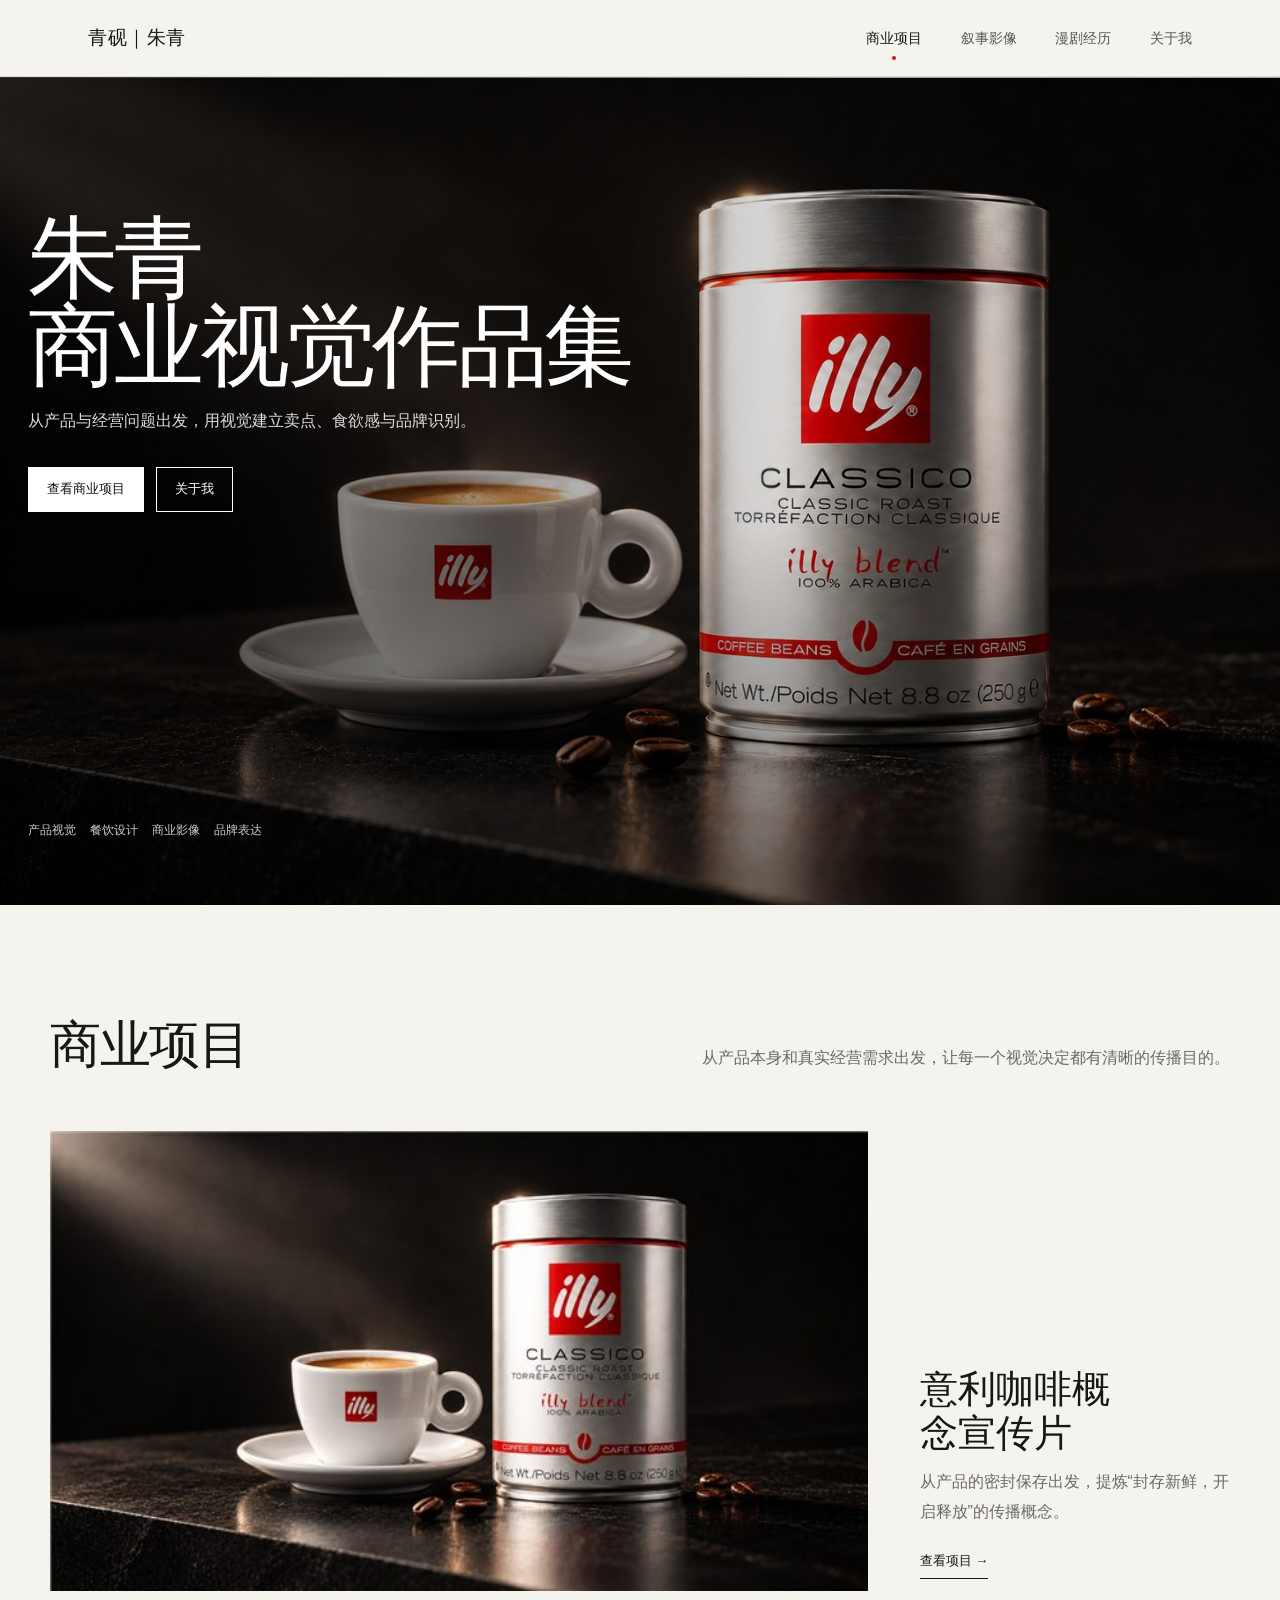
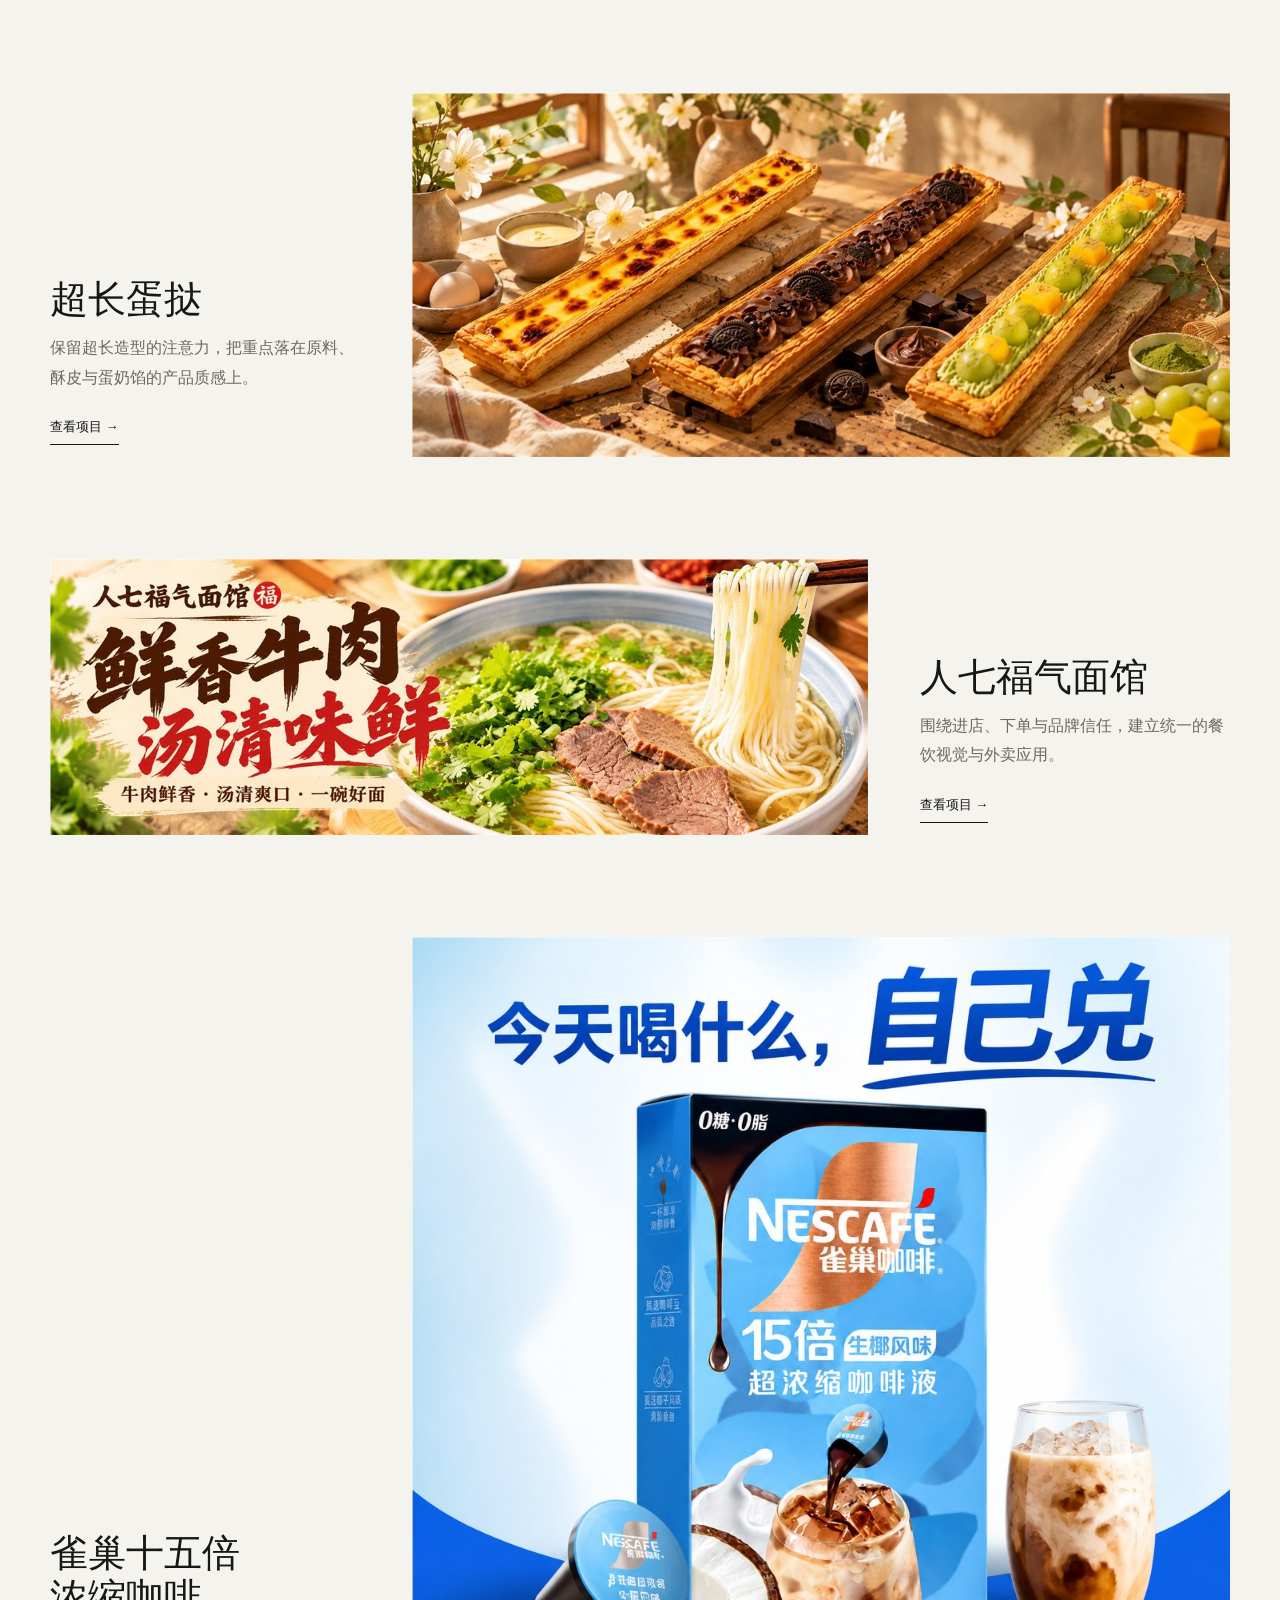
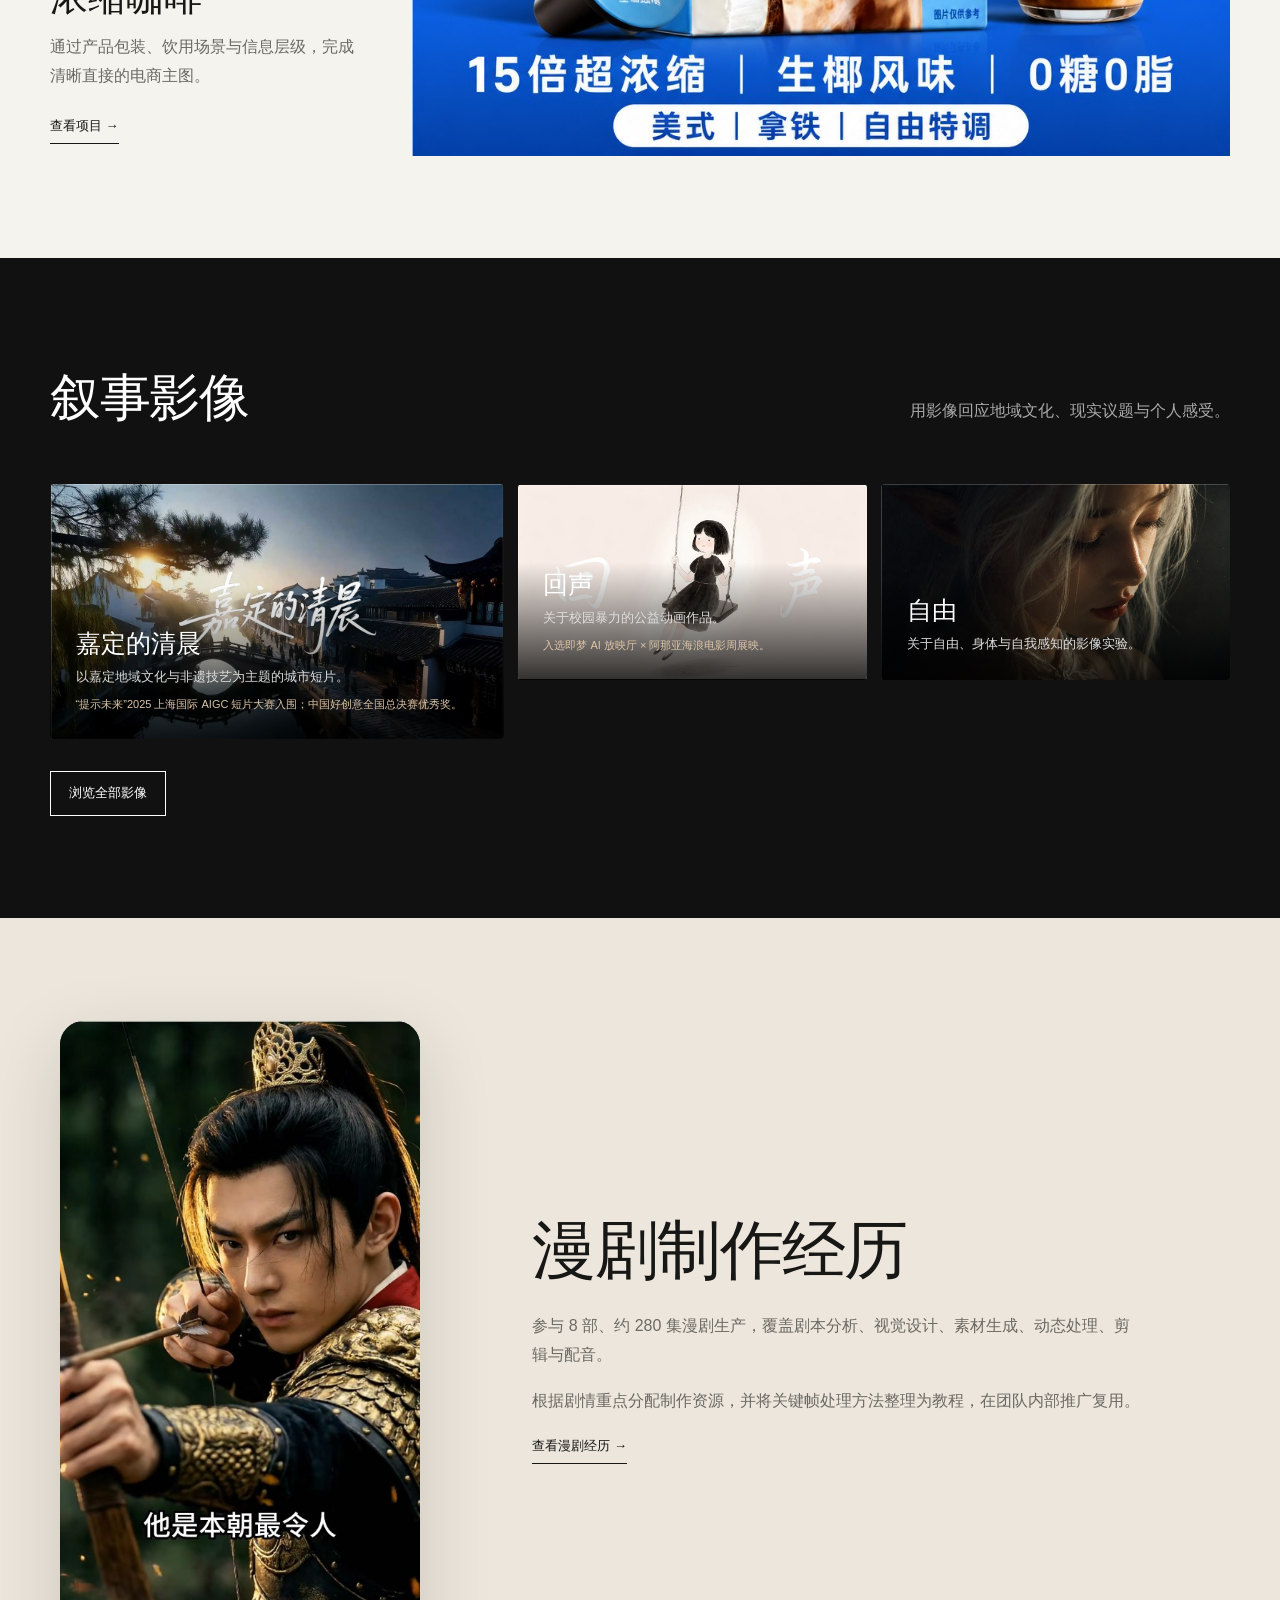
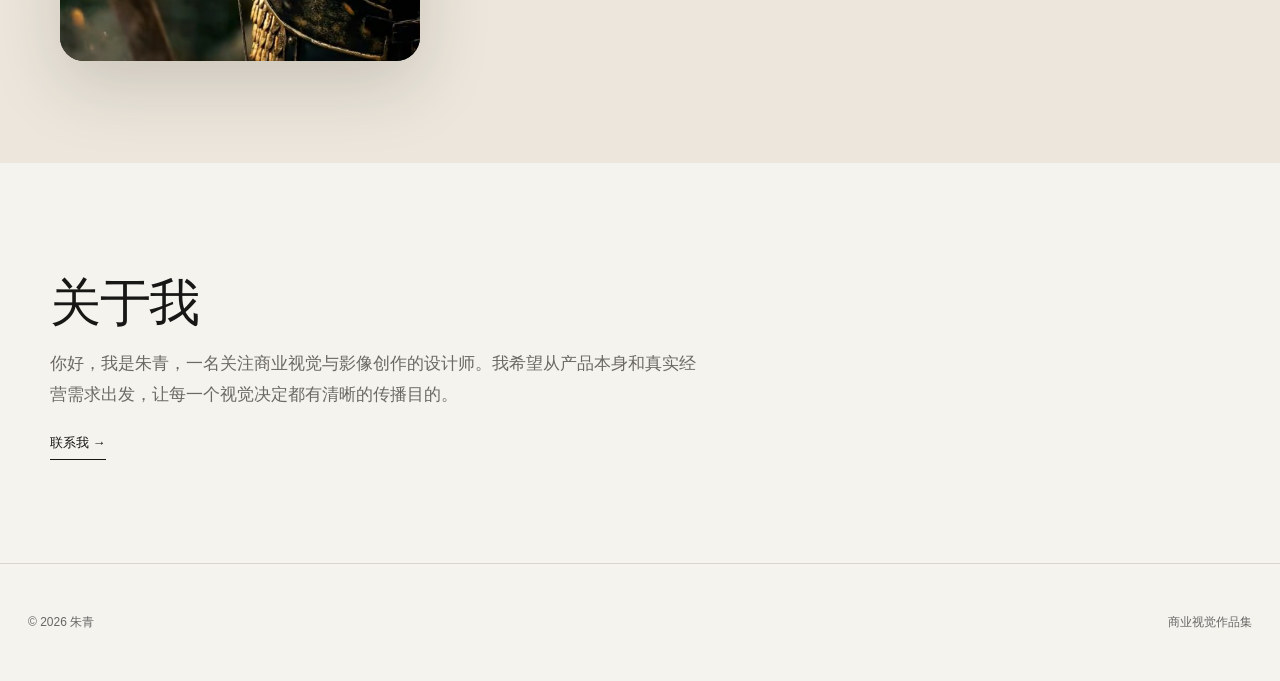
<file: index.html>
<!doctype html>
<html lang="zh-CN">
<head><meta charset="utf-8"><meta name="viewport" content="width=device-width,initial-scale=1"><meta name="description" content="朱青的商业视觉作品集"><title>朱青｜商业视觉作品集</title><link rel="stylesheet" href="assets/css/site.css?v=20261020-fixes"><link rel="stylesheet" href="assets/css/final.css?v=20261020-fixes"></head>
<body>
<header class="site-header"><nav class="nav"><a class="brand" href="index.html">青砚｜朱青</a><button class="menu-btn" aria-label="打开导航" aria-expanded="false">☰</button><div class="nav-links"><a aria-current="page" href="#work">商业项目</a><a href="films.html">叙事影像</a><a href="practice.html">漫剧经历</a><a href="about.html">关于我</a></div></nav></header>
<main>
<section class="hero"><div class="hero-media"><img src="assets/optimized/illy-hero.jpg" srcset="assets/responsive/illy-hero-640.jpg 640w, assets/responsive/illy-hero-1200.jpg 1200w, assets/optimized/illy-hero.jpg 1672w" sizes="100vw" width="1672" height="941" loading="eager" decoding="async" fetchpriority="high" alt="意利咖啡概念宣传片"></div><div class="hero-inner"><div><h1>朱青<br>商业视觉作品集</h1><p>从产品与经营问题出发，用视觉建立卖点、食欲感与品牌识别。</p><div class="hero-actions"><a class="btn light" href="#work">查看商业项目</a><a class="btn" href="about.html">关于我</a></div></div><div class="hero-bottom"><div class="tags"><span>产品视觉</span><span>餐饮设计</span><span>商业影像</span><span>品牌表达</span></div></div></div></section>
<section class="section" id="work"><div class="section-inner"><div class="section-head"><div><h2>商业项目</h2></div><p class="section-intro">从产品本身和真实经营需求出发，让每一个视觉决定都有清晰的传播目的。</p></div><div class="project-list">
<article class="project-card"><a class="project-media" href="illy.html"><img loading="lazy" decoding="async" width="1672" height="941" src="assets/responsive/illy-hero-640.jpg" srcset="assets/responsive/illy-hero-640.jpg 640w, assets/responsive/illy-hero-1200.jpg 1200w, assets/optimized/illy-hero.jpg 1672w" sizes="(max-width: 900px) calc(100vw - 40px), 1120px" alt="意利咖啡概念宣传片"></a><div class="project-meta"><h3>意利咖啡概念宣传片</h3><p>从产品的密封保存出发，提炼“封存新鲜，开启释放”的传播概念。</p><a class="text-link" href="illy.html">查看项目 →</a></div></article>
<article class="project-card"><a class="project-media" href="tart.html"><img loading="lazy" decoding="async" width="1800" height="800" src="assets/optimized/tart-trio.jpg" srcset="assets/responsive/tart-trio-640.jpg 640w, assets/responsive/tart-trio-1200.jpg 1200w, assets/optimized/tart-trio.jpg 1800w" sizes="(max-width: 900px) calc(100vw - 40px), 1120px" alt="超长蛋挞三种口味"></a><div class="project-meta"><h3>超长蛋挞</h3><p>保留超长造型的注意力，把重点落在原料、酥皮与蛋奶馅的产品质感上。</p><a class="text-link" href="tart.html">查看项目 →</a></div></article>
<article class="project-card"><a class="project-media" href="noodle.html"><img loading="lazy" decoding="async" width="1800" height="606" src="assets/optimized/noodle-triptych.jpg" srcset="assets/responsive/noodle-triptych-640.jpg 640w, assets/responsive/noodle-triptych-1200.jpg 1200w, assets/optimized/noodle-triptych.jpg 1800w" sizes="(max-width: 900px) calc(100vw - 40px), 1120px" alt="人七福气面馆餐饮视觉"></a><div class="project-meta"><h3>人七福气面馆</h3><p>围绕进店、下单与品牌信任，建立统一的餐饮视觉与外卖应用。</p><a class="text-link" href="noodle.html">查看项目 →</a></div></article>
<article class="project-card"><a class="project-media" href="nescafe.html"><img loading="lazy" decoding="async" width="1024" height="1024" src="assets/optimized/nescafe-final.jpg" srcset="assets/responsive/nescafe-final-640.jpg 640w, assets/optimized/nescafe-final.jpg 1024w" sizes="(max-width: 900px) calc(100vw - 40px), 1120px" alt="雀巢十五倍浓缩咖啡电商视觉"></a><div class="project-meta"><h3>雀巢十五倍浓缩咖啡</h3><p>通过产品包装、饮用场景与信息层级，完成清晰直接的电商主图。</p><a class="text-link" href="nescafe.html">查看项目 →</a></div></article>
</div></div></section>
<section class="section dark-section"><div class="section-inner"><div class="section-head"><div><h2>叙事影像</h2></div><p class="section-intro">用影像回应地域文化、现实议题与个人感受。</p></div><div class="film-grid">
<a class="film-card" href="jiading.html"><img loading="lazy" decoding="async" width="1800" height="1017" src="assets/optimized/jiading-cover.jpg" srcset="assets/responsive/jiading-cover-640.jpg 640w, assets/responsive/jiading-cover-1200.jpg 1200w, assets/optimized/jiading-cover.jpg 1800w" sizes="(max-width: 900px) calc(100vw - 40px), 1120px" alt="嘉定的清晨"><div class="film-copy"><h3>嘉定的清晨</h3><p>以嘉定地域文化与非遗技艺为主题的城市短片。</p><small>“提示未来”2025 上海国际 AIGC 短片大赛入围；中国好创意全国总决赛优秀奖。</small></div></a>
<a class="film-card" href="echo.html"><img loading="lazy" decoding="async" width="1271" height="708" src="assets/optimized/echo-cover.jpg" srcset="assets/responsive/echo-cover-640.jpg 640w, assets/responsive/echo-cover-1200.jpg 1200w, assets/optimized/echo-cover.jpg 1271w" sizes="(max-width: 900px) calc(100vw - 40px), 1120px" alt="回声"><div class="film-copy"><h3>回声</h3><p>关于校园暴力的公益动画作品。</p><small>入选即梦 AI 放映厅 × 阿那亚海浪电影周展映。</small></div></a>
<a class="film-card" href="freedom.html"><img loading="lazy" decoding="async" width="1672" height="941" src="assets/optimized/freedom-cover.jpg" srcset="assets/responsive/freedom-cover-640.jpg 640w, assets/responsive/freedom-cover-1200.jpg 1200w, assets/optimized/freedom-cover.jpg 1672w" sizes="(max-width: 900px) calc(100vw - 40px), 1120px" alt="自由"><div class="film-copy"><h3>自由</h3><p>关于自由、身体与自我感知的影像实验。</p></div></a>
</div><div class="section-action"><a class="btn" href="films.html">浏览全部影像</a></div></div></section>
<section class="section drama-feature"><div class="section-inner drama-layout"><div class="vertical-video-card"><video width="720" height="1280" src="assets/video-web/jiuzhou-web.mp4" preload="metadata" muted loop playsinline poster="assets/optimized/drama-poster.jpg" aria-label="漫剧片段，进入视口后静音播放"></video></div><div class="drama-copy"><h2>漫剧制作经历</h2><p>参与 8 部、约 280 集漫剧生产，覆盖剧本分析、视觉设计、素材生成、动态处理、剪辑与配音。</p><p>根据剧情重点分配制作资源，并将关键帧处理方法整理为教程，在团队内部推广复用。</p><a class="text-link" href="practice.html">查看漫剧经历 →</a></div></div></section>
<section class="section about-teaser"><div class="section-inner"><h2>关于我</h2><p>你好，我是朱青，一名关注商业视觉与影像创作的设计师。我希望从产品本身和真实经营需求出发，让每一个视觉决定都有清晰的传播目的。</p><a class="text-link" href="about.html">联系我 →</a></div></section>
</main>
<footer class="site-footer"><div class="footer-inner"><span>© <span data-year></span> 朱青</span><span>商业视觉作品集</span></div></footer><script src="assets/js/site.js?v=20261020-fixes"></script>
</body></html>
</file>
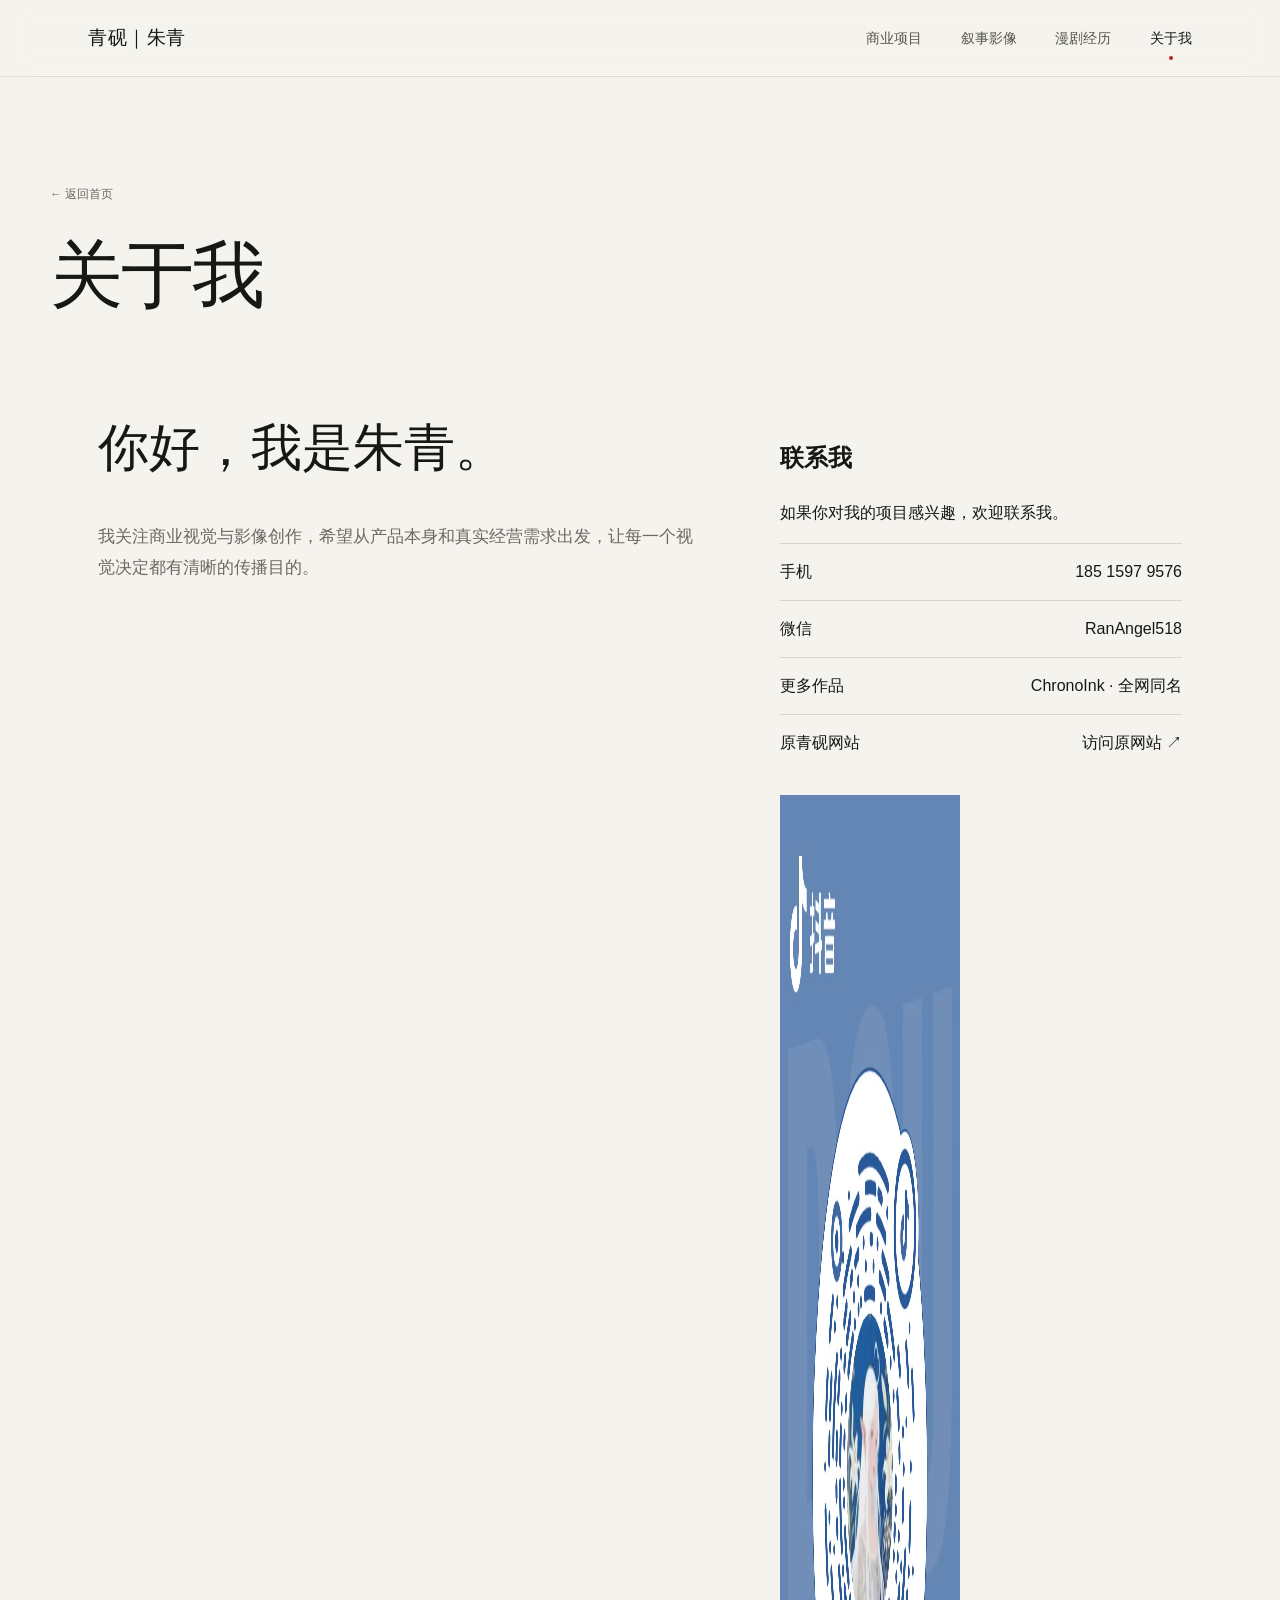
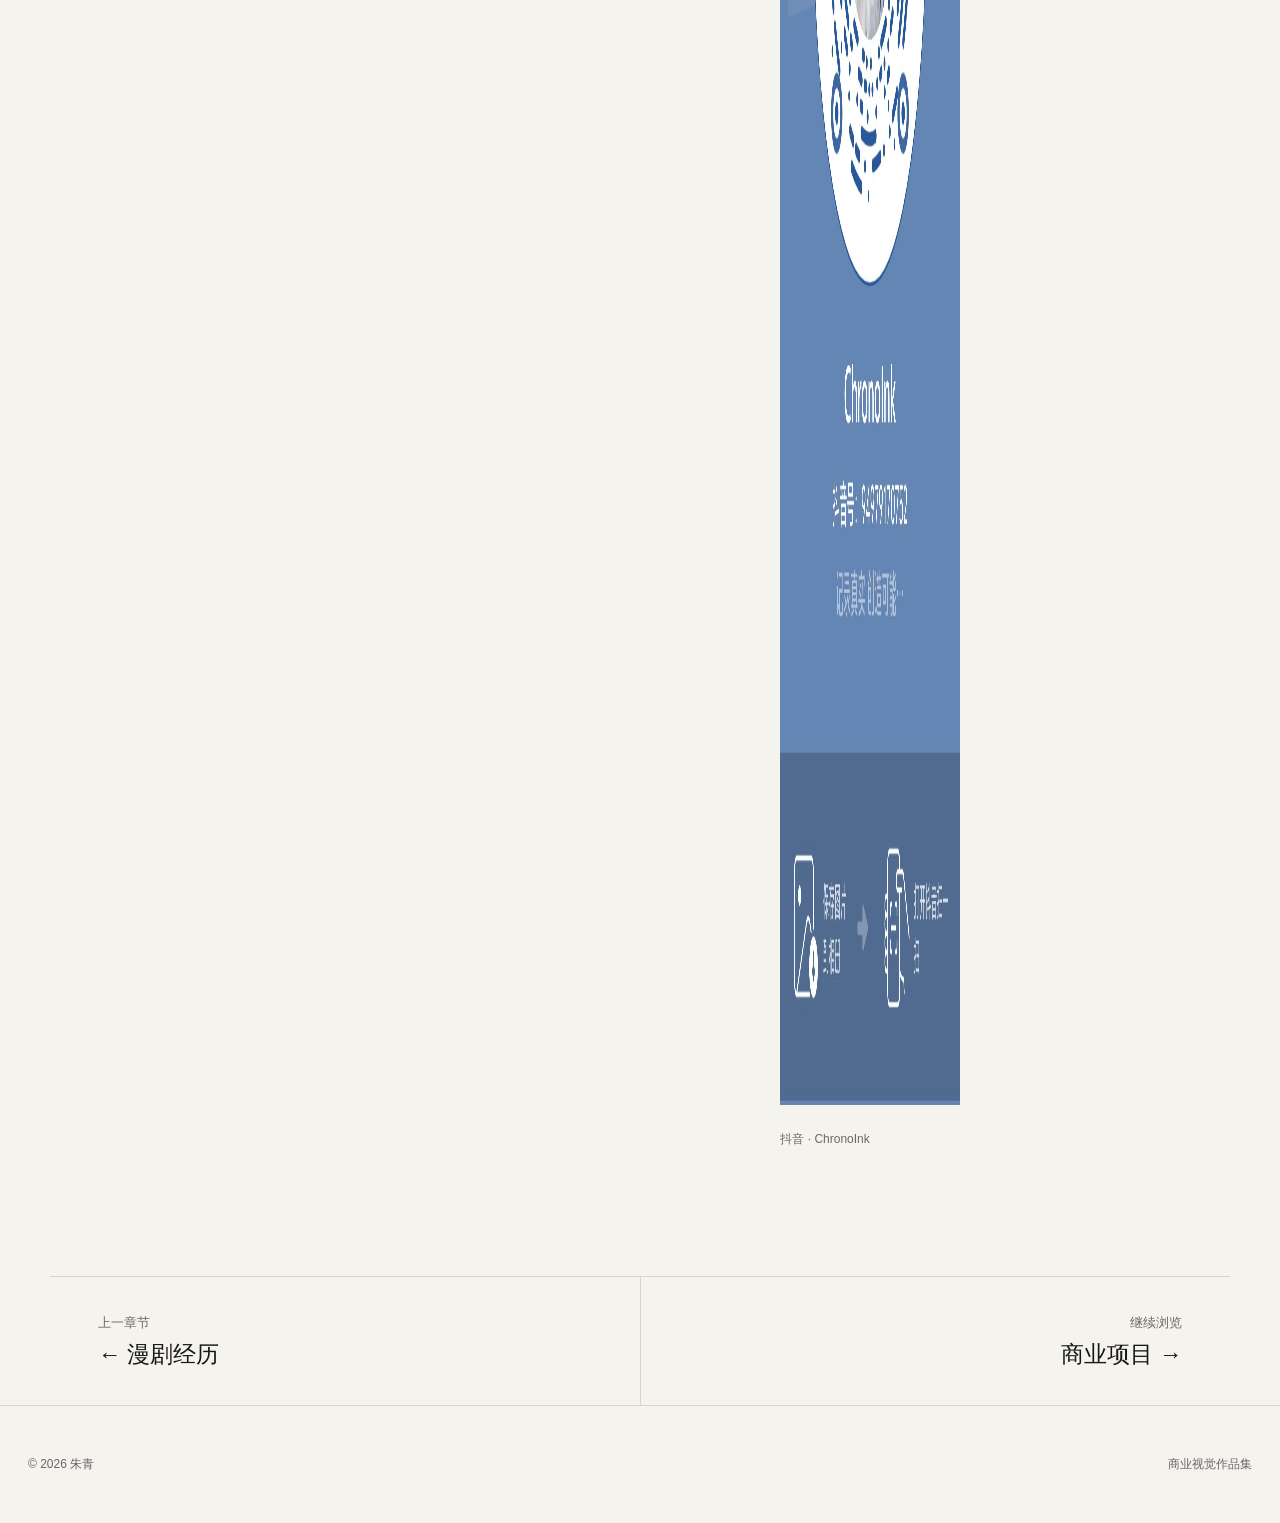
<file: about.html>
<!doctype html>
<html lang="zh-CN"><head><meta charset="utf-8"><meta name="viewport" content="width=device-width,initial-scale=1"><title>关于我｜朱青商业视觉作品集</title><link rel="stylesheet" href="assets/css/site.css?v=20261020-fixes"><link rel="stylesheet" href="assets/css/final.css?v=20261020-fixes"></head>
<body><header class="site-header"><nav class="nav"><a class="brand" href="index.html">青砚｜朱青</a><button class="menu-btn" aria-label="打开导航">☰</button><div class="nav-links"></div></nav></header>
<main><section class="page-hero"><div class="page-hero-inner"><a class="back" href="index.html">← 返回首页</a><h1>关于我</h1></div></section>
<section class="content"><div class="about-grid"><div><h2 style="font:500 clamp(30px,4vw,52px)/1.2 var(--serif);margin-top:0">你好，我是朱青。</h2><p class="page-lead">我关注商业视觉与影像创作，希望从产品本身和真实经营需求出发，让每一个视觉决定都有清晰的传播目的。</p></div><div><h2>联系我</h2><p>如果你对我的项目感兴趣，欢迎联系我。</p><ul class="contact-list"><li><span>手机</span><a href="tel:18515979576">185 1597 9576</a></li><li><span>微信</span><span>RanAngel518</span></li><li><span>更多作品</span><span>ChronoInk · 全网同名</span></li><li><span>原青砚网站</span><a href="https://darrenoliver568-debug.github.io/qingyan-studio/" target="_blank" rel="noreferrer">访问原网站 ↗</a></li></ul><img class="qr" src="assets/images/douyin-qr.jpg" width="1279" height="1910" loading="lazy" decoding="async" alt="抖音 ChronoInk 二维码"><p class="video-note">抖音 · ChronoInk</p></div></div></section>
<nav class="project-nav"><a href="practice.html"><small>上一章节</small><strong>← 漫剧经历</strong></a><a href="index.html#work"><small>继续浏览</small><strong>商业项目 →</strong></a></nav>
</main>
<footer class="site-footer"><div class="footer-inner"><span>© <span data-year></span> 朱青</span><span>商业视觉作品集</span></div></footer><script src="assets/js/site.js?v=20261020-fixes"></script></body></html>
</file>
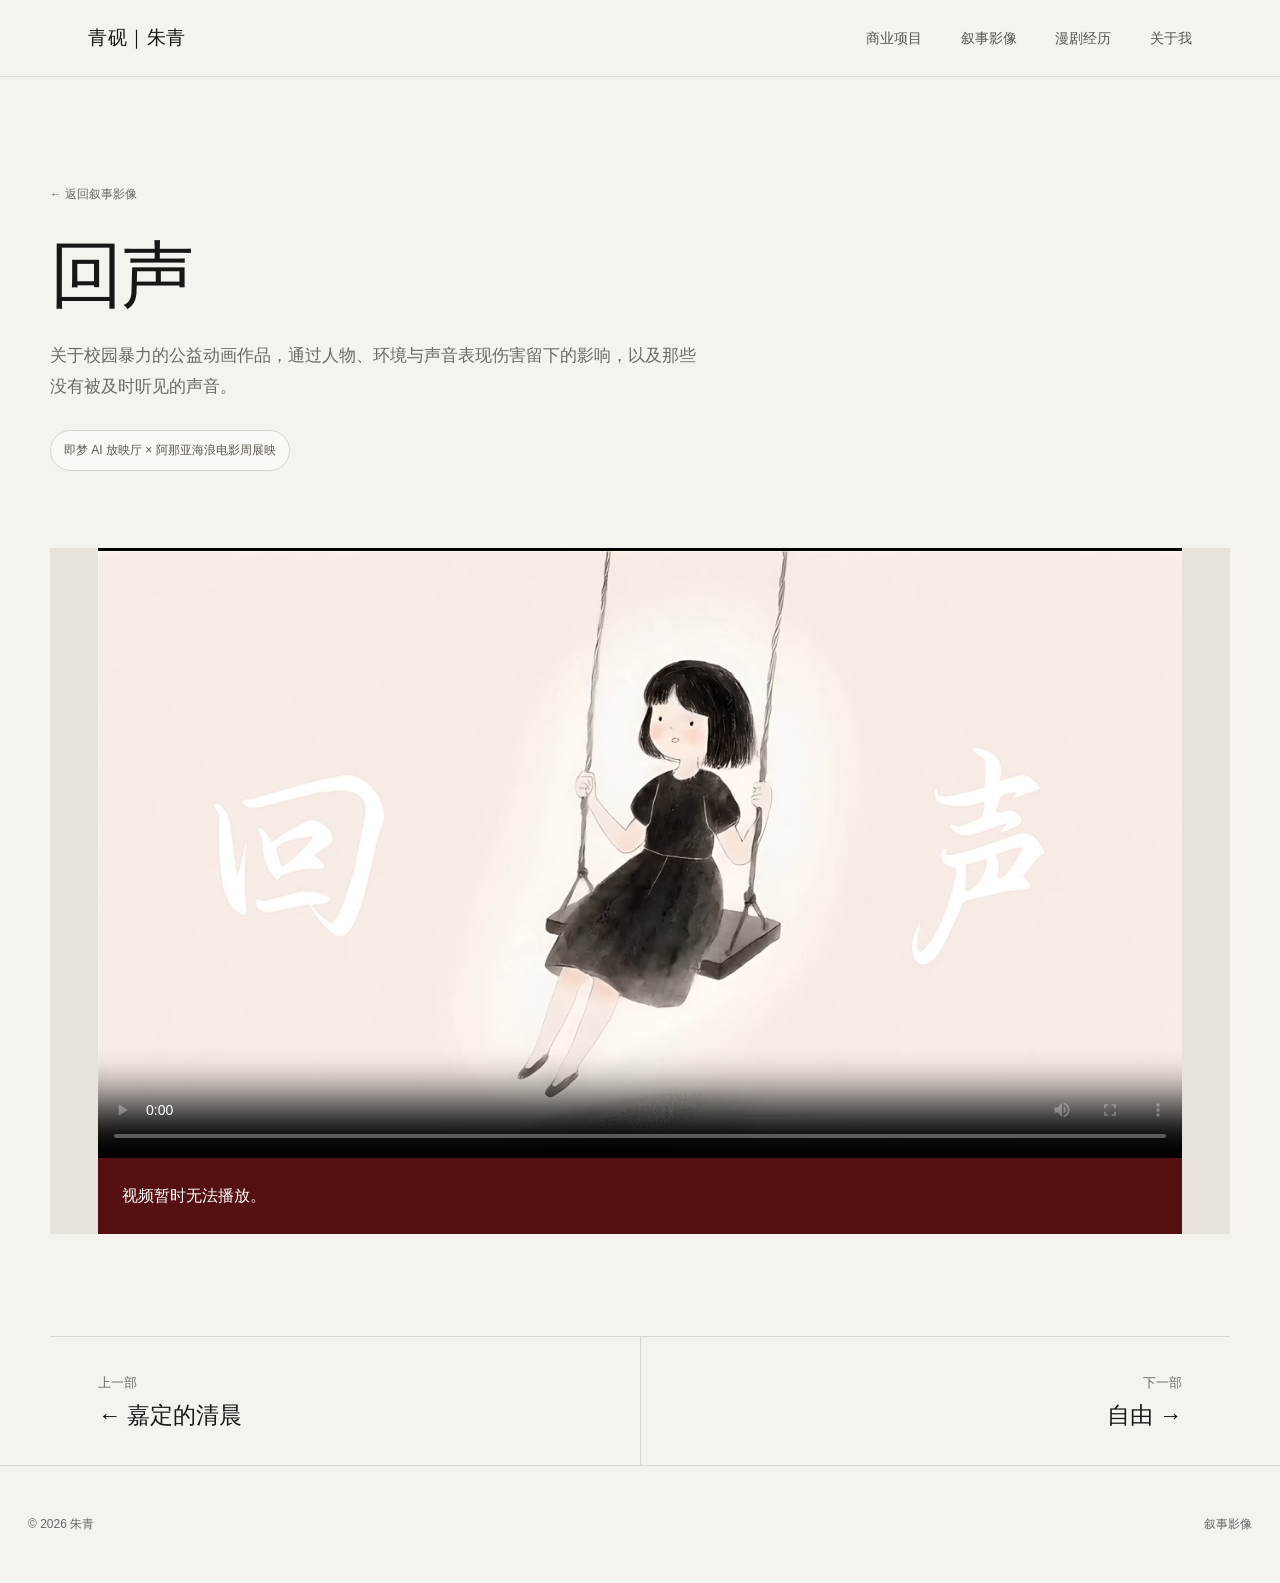
<file: echo.html>
<!doctype html>
<html lang="zh-CN"><head><meta charset="utf-8"><meta name="viewport" content="width=device-width,initial-scale=1"><title>回声｜朱青商业视觉作品集</title><link rel="stylesheet" href="assets/css/site.css?v=20261020-fixes"><link rel="stylesheet" href="assets/css/final.css?v=20261020-fixes"></head>
<body><header class="site-header"><nav class="nav"><a class="brand" href="index.html">青砚｜朱青</a><button class="menu-btn" aria-label="打开导航">☰</button><div class="nav-links"><a href="index.html#work">商业项目</a><a aria-current="page" href="films.html">叙事影像</a><a href="practice.html">漫剧经历</a><a href="about.html">关于我</a></div></nav></header>
<main><section class="page-hero"><div class="page-hero-inner"><a class="back" href="films.html">← 返回叙事影像</a><h1>回声</h1><p class="page-lead">关于校园暴力的公益动画作品，通过人物、环境与声音表现伤害留下的影响，以及那些没有被及时听见的声音。</p><div class="award-list"><span>即梦 AI 放映厅 × 阿那亚海浪电影周展映</span></div></div></section>
<section class="cover"><div class="video-wrap"><video width="1280" height="720" src="assets/video-web/echo-web.mp4" controls preload="metadata" playsinline poster="assets/optimized/echo-cover.jpg"></video><div class="error-message">视频暂时无法播放。</div></div></section>
<nav class="project-nav"><a href="jiading.html"><small>上一部</small><strong>← 嘉定的清晨</strong></a><a href="freedom.html"><small>下一部</small><strong>自由 →</strong></a></nav></main>
<footer class="site-footer"><div class="footer-inner"><span>© <span data-year></span> 朱青</span><span>叙事影像</span></div></footer><script src="assets/js/site.js?v=20261020-fixes"></script></body></html>
</file>
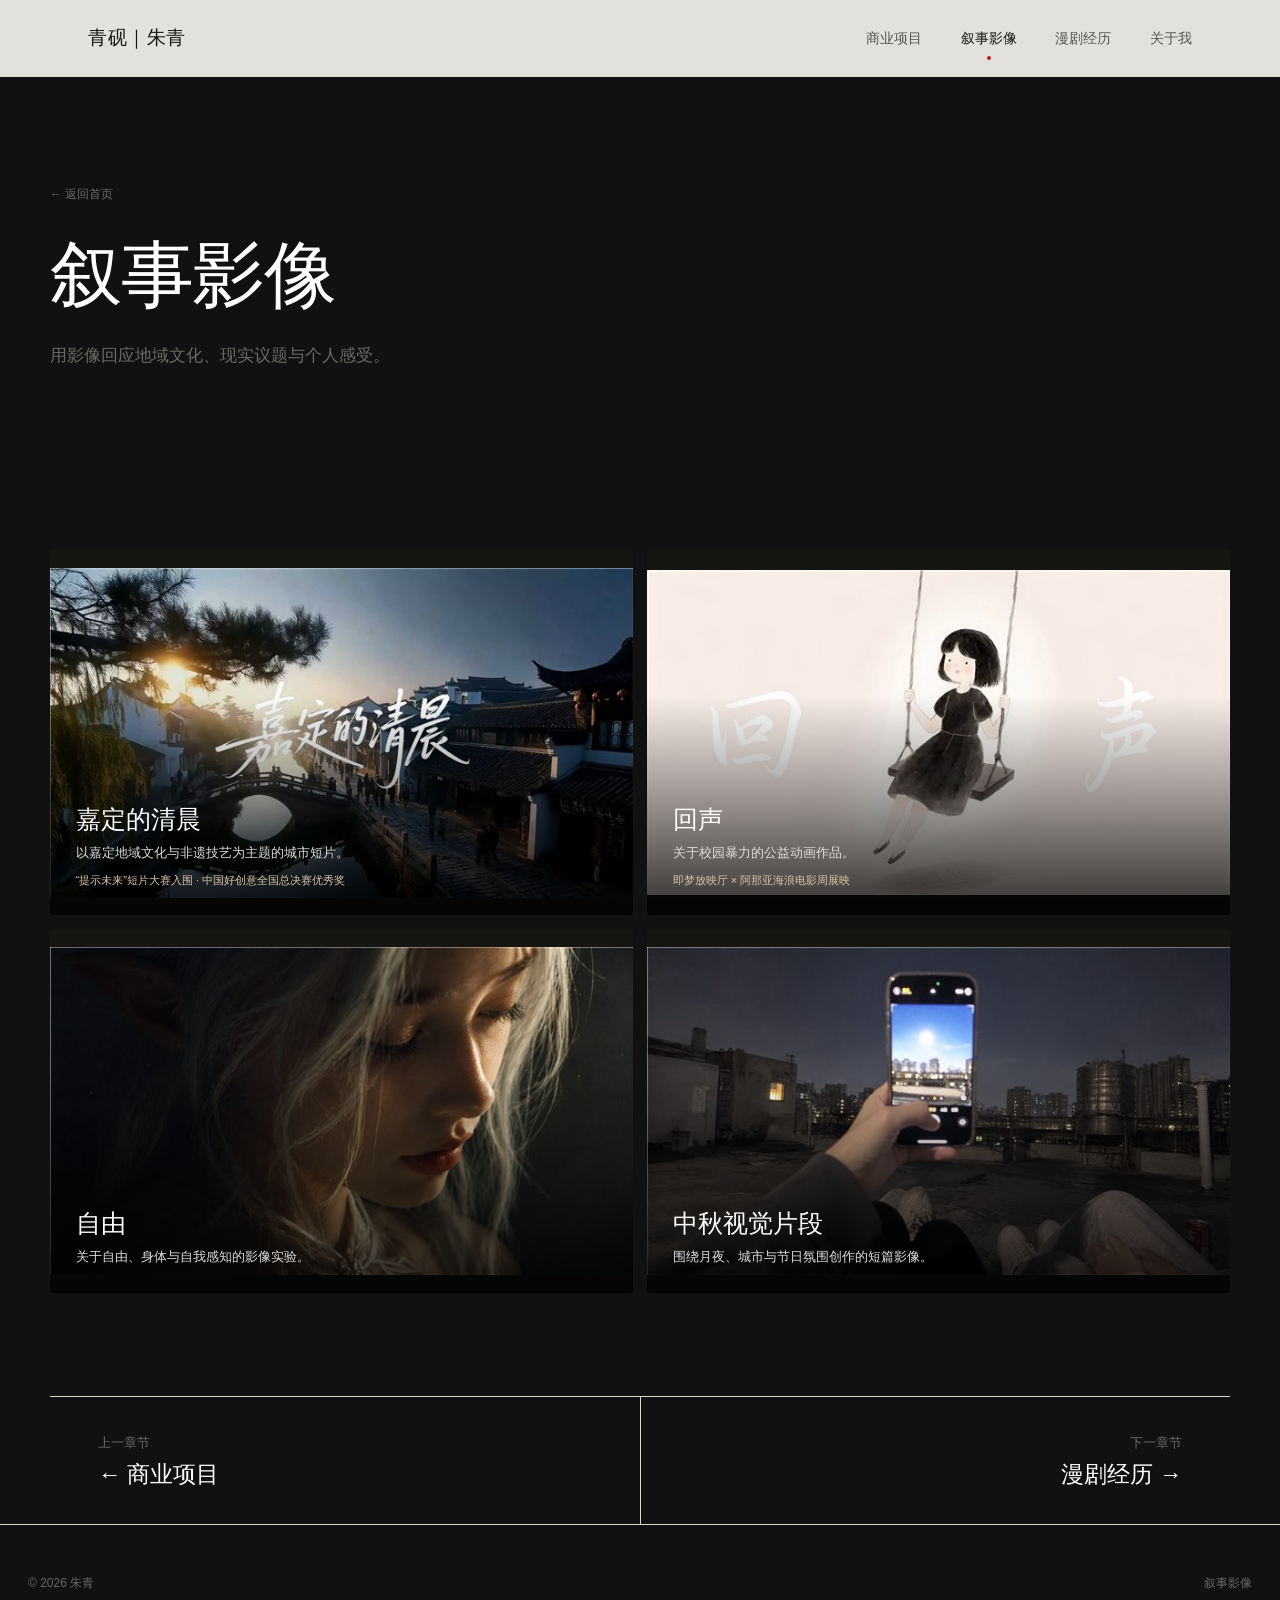
<file: films.html>
<!doctype html>
<html lang="zh-CN"><head><meta charset="utf-8"><meta name="viewport" content="width=device-width,initial-scale=1"><title>叙事影像｜朱青商业视觉作品集</title><link rel="stylesheet" href="assets/css/site.css?v=20261020-fixes"><link rel="stylesheet" href="assets/css/final.css?v=20261020-fixes"></head>
<body class="dark-section"><header class="site-header"><nav class="nav"><a class="brand" href="index.html">青砚｜朱青</a><button class="menu-btn" aria-label="打开导航">☰</button><div class="nav-links"><a href="index.html#work">商业项目</a><a aria-current="page" href="films.html">叙事影像</a><a href="practice.html">漫剧经历</a><a href="about.html">关于我</a></div></nav></header>
<main><section class="page-hero"><div class="page-hero-inner"><a class="back" href="index.html">← 返回首页</a><h1>叙事影像</h1><p class="page-lead">用影像回应地域文化、现实议题与个人感受。</p></div></section>
<section class="section films-list"><div class="section-inner"><div class="film-grid">
<a class="film-card" href="jiading.html"><img loading="lazy" decoding="async" width="1800" height="1017" src="assets/optimized/jiading-cover.jpg" srcset="assets/responsive/jiading-cover-640.jpg 640w, assets/responsive/jiading-cover-1200.jpg 1200w, assets/optimized/jiading-cover.jpg 1800w" sizes="(max-width: 900px) calc(100vw - 40px), 1120px" alt="嘉定的清晨"><div class="film-copy"><h3>嘉定的清晨</h3><p>以嘉定地域文化与非遗技艺为主题的城市短片。</p><small>“提示未来”短片大赛入围 · 中国好创意全国总决赛优秀奖</small></div></a>
<a class="film-card" href="echo.html"><img loading="lazy" decoding="async" width="1271" height="708" src="assets/optimized/echo-cover.jpg" srcset="assets/responsive/echo-cover-640.jpg 640w, assets/responsive/echo-cover-1200.jpg 1200w, assets/optimized/echo-cover.jpg 1271w" sizes="(max-width: 900px) calc(100vw - 40px), 1120px" alt="回声"><div class="film-copy"><h3>回声</h3><p>关于校园暴力的公益动画作品。</p><small>即梦放映厅 × 阿那亚海浪电影周展映</small></div></a>
<a class="film-card" href="freedom.html"><img loading="lazy" decoding="async" width="1672" height="941" src="assets/optimized/freedom-cover.jpg" srcset="assets/responsive/freedom-cover-640.jpg 640w, assets/responsive/freedom-cover-1200.jpg 1200w, assets/optimized/freedom-cover.jpg 1672w" sizes="(max-width: 900px) calc(100vw - 40px), 1120px" alt="自由"><div class="film-copy"><h3>自由</h3><p>关于自由、身体与自我感知的影像实验。</p></div></a>
<a class="film-card" href="moon.html"><img loading="lazy" decoding="async" width="1800" height="1012" src="assets/optimized/moon-cover.jpg" srcset="assets/responsive/moon-cover-640.jpg 640w, assets/responsive/moon-cover-1200.jpg 1200w, assets/optimized/moon-cover.jpg 1800w" sizes="(max-width: 900px) calc(100vw - 40px), 1120px" alt="中秋视觉片段"><div class="film-copy"><h3>中秋视觉片段</h3><p>围绕月夜、城市与节日氛围创作的短篇影像。</p></div></a>
</div></div></section>
<nav class="project-nav"><a href="nescafe.html"><small>上一章节</small><strong>← 商业项目</strong></a><a href="practice.html"><small>下一章节</small><strong>漫剧经历 →</strong></a></nav>
</main>
<footer class="site-footer"><div class="footer-inner"><span>© <span data-year></span> 朱青</span><span>叙事影像</span></div></footer><script src="assets/js/site.js?v=20261020-fixes"></script></body></html>
</file>
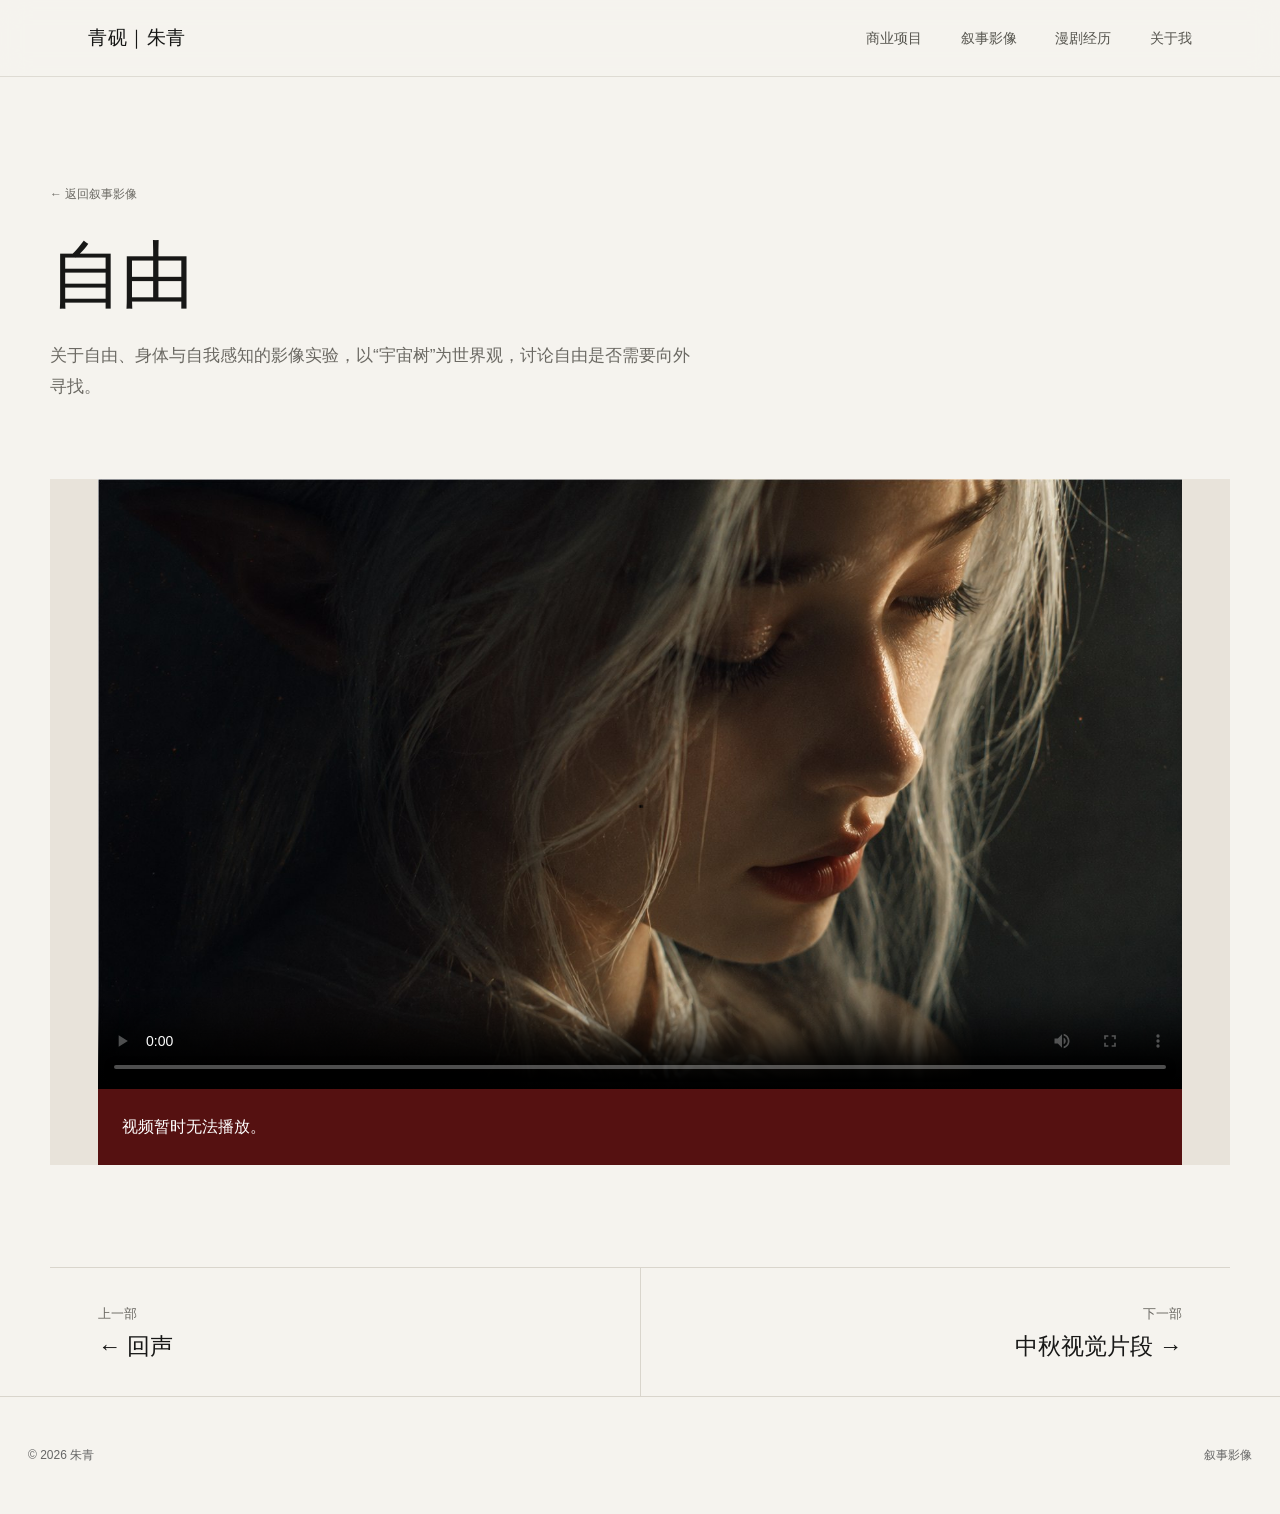
<file: freedom.html>
<!doctype html>
<html lang="zh-CN"><head><meta charset="utf-8"><meta name="viewport" content="width=device-width,initial-scale=1"><title>自由｜朱青商业视觉作品集</title><link rel="stylesheet" href="assets/css/site.css?v=20261020-fixes"><link rel="stylesheet" href="assets/css/final.css?v=20261020-fixes"></head>
<body><header class="site-header"><nav class="nav"><a class="brand" href="index.html">青砚｜朱青</a><button class="menu-btn" aria-label="打开导航">☰</button><div class="nav-links"><a href="index.html#work">商业项目</a><a aria-current="page" href="films.html">叙事影像</a><a href="practice.html">漫剧经历</a><a href="about.html">关于我</a></div></nav></header>
<main><section class="page-hero"><div class="page-hero-inner"><a class="back" href="films.html">← 返回叙事影像</a><h1>自由</h1><p class="page-lead">关于自由、身体与自我感知的影像实验，以“宇宙树”为世界观，讨论自由是否需要向外寻找。</p></div></section>
<section class="cover"><div class="video-wrap"><video width="1280" height="720" src="assets/video-web/freedom-web.mp4" controls preload="metadata" playsinline poster="assets/optimized/freedom-cover.jpg"></video><div class="error-message">视频暂时无法播放。</div></div></section>
<nav class="project-nav"><a href="echo.html"><small>上一部</small><strong>← 回声</strong></a><a href="moon.html"><small>下一部</small><strong>中秋视觉片段 →</strong></a></nav></main>
<footer class="site-footer"><div class="footer-inner"><span>© <span data-year></span> 朱青</span><span>叙事影像</span></div></footer><script src="assets/js/site.js?v=20261020-fixes"></script></body></html>
</file>
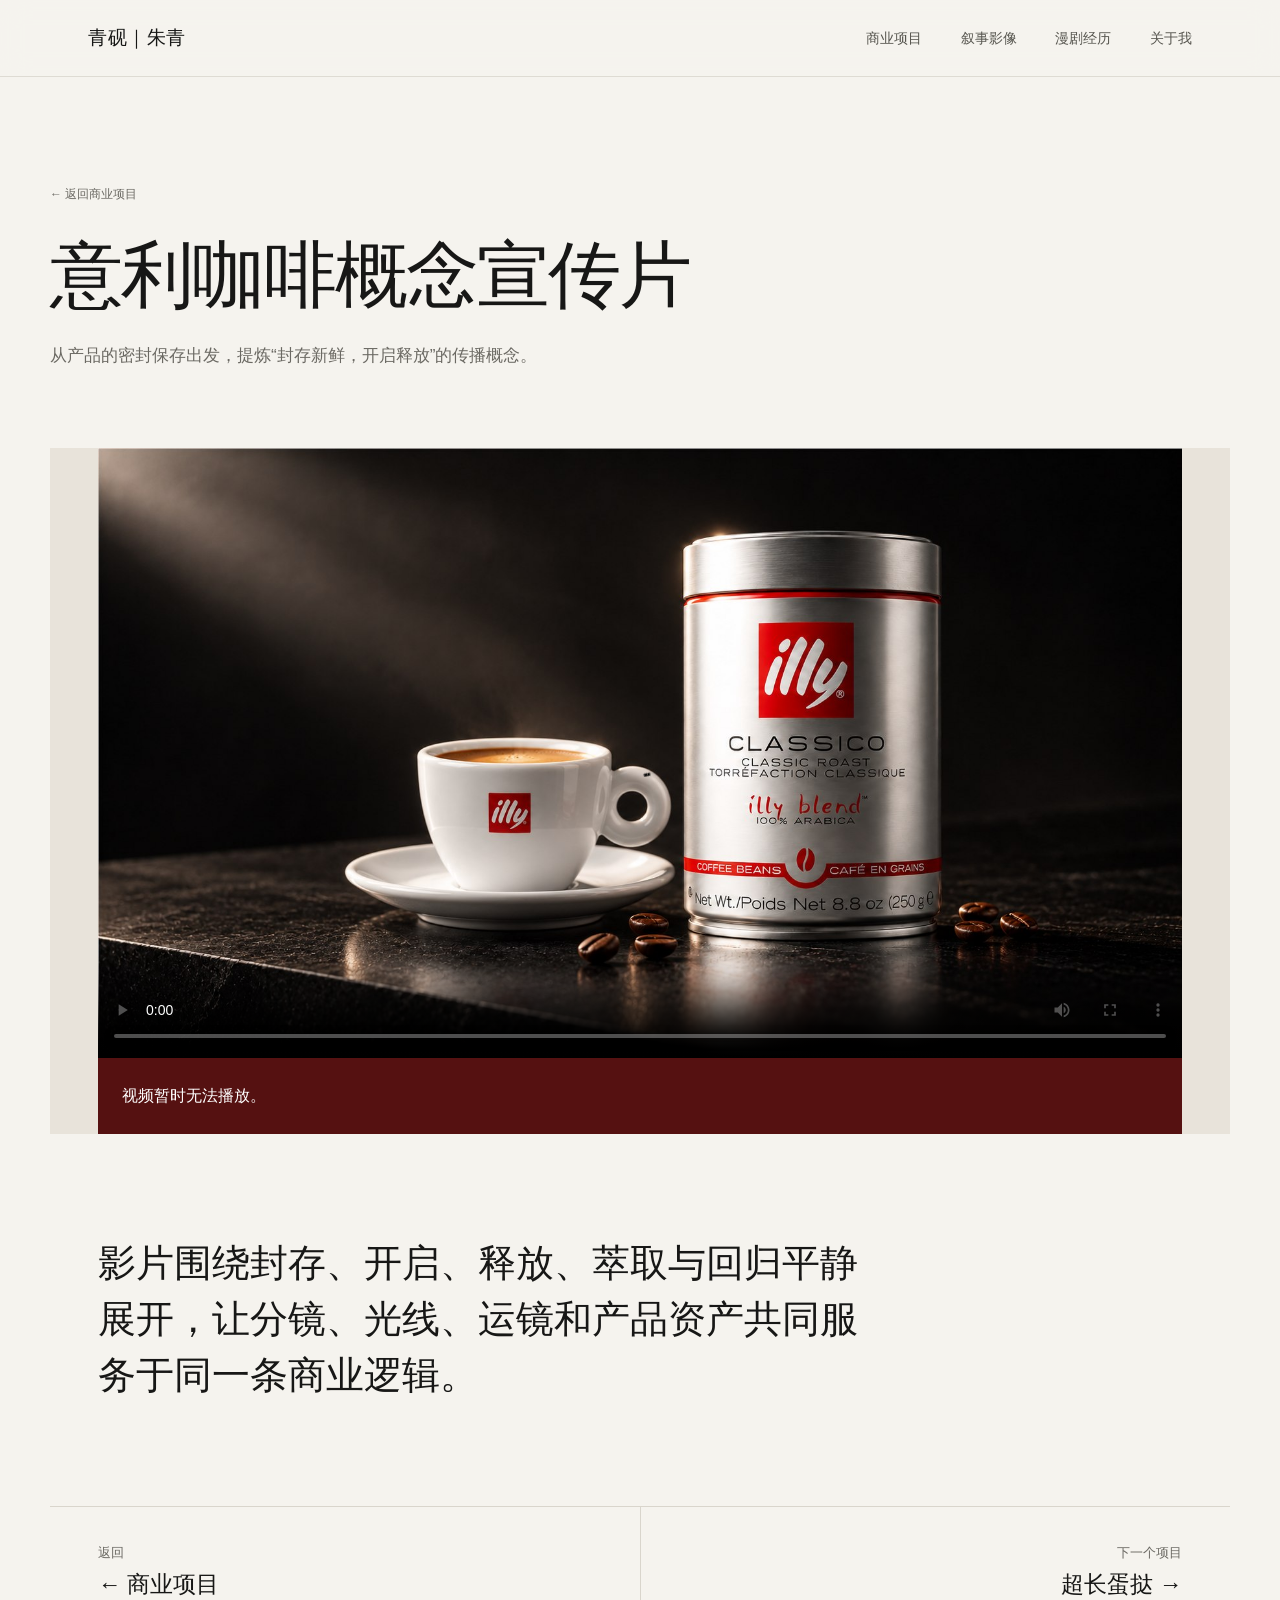
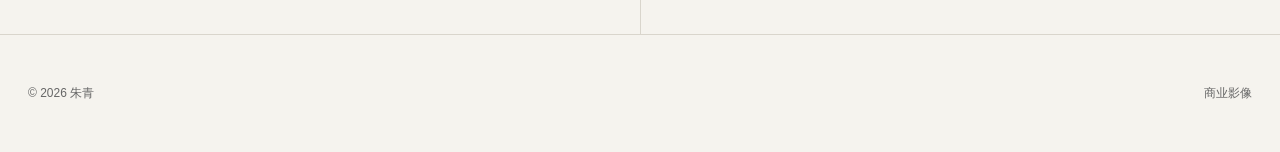
<file: illy.html>
<!doctype html>
<html lang="zh-CN"><head><meta charset="utf-8"><meta name="viewport" content="width=device-width,initial-scale=1"><title>意利咖啡概念宣传片｜朱青商业视觉作品集</title><link rel="stylesheet" href="assets/css/site.css?v=20261020-fixes"><link rel="stylesheet" href="assets/css/final.css?v=20261020-fixes"></head>
<body><header class="site-header"><nav class="nav"><a class="brand" href="index.html">青砚｜朱青</a><button class="menu-btn" aria-label="打开导航">☰</button><div class="nav-links"><a aria-current="page" href="index.html#work">商业项目</a><a href="films.html">叙事影像</a><a href="practice.html">漫剧经历</a><a href="about.html">关于我</a></div></nav></header>
<main><section class="page-hero"><div class="page-hero-inner"><a class="back" href="index.html#work">← 返回商业项目</a><h1>意利咖啡<br>概念宣传片</h1><p class="page-lead">从产品的密封保存出发，提炼“封存新鲜，开启释放”的传播概念。</p></div></section>
<section class="cover"><div class="video-wrap"><video width="1920" height="1080" src="assets/video-web/illy-final-web.mp4" controls preload="metadata" playsinline poster="assets/optimized/illy-hero.jpg"></video><div class="error-message">视频暂时无法播放。</div></div></section>
<section class="content"><p class="project-summary">影片围绕封存、开启、释放、萃取与回归平静展开，让分镜、光线、运镜和产品资产共同服务于同一条商业逻辑。</p></section>
<nav class="project-nav"><a href="index.html#work"><small>返回</small><strong>← 商业项目</strong></a><a href="tart.html"><small>下一个项目</small><strong>超长蛋挞 →</strong></a></nav></main>
<footer class="site-footer"><div class="footer-inner"><span>© <span data-year></span> 朱青</span><span>商业影像</span></div></footer><script src="assets/js/site.js?v=20261020-fixes"></script></body></html>
</file>
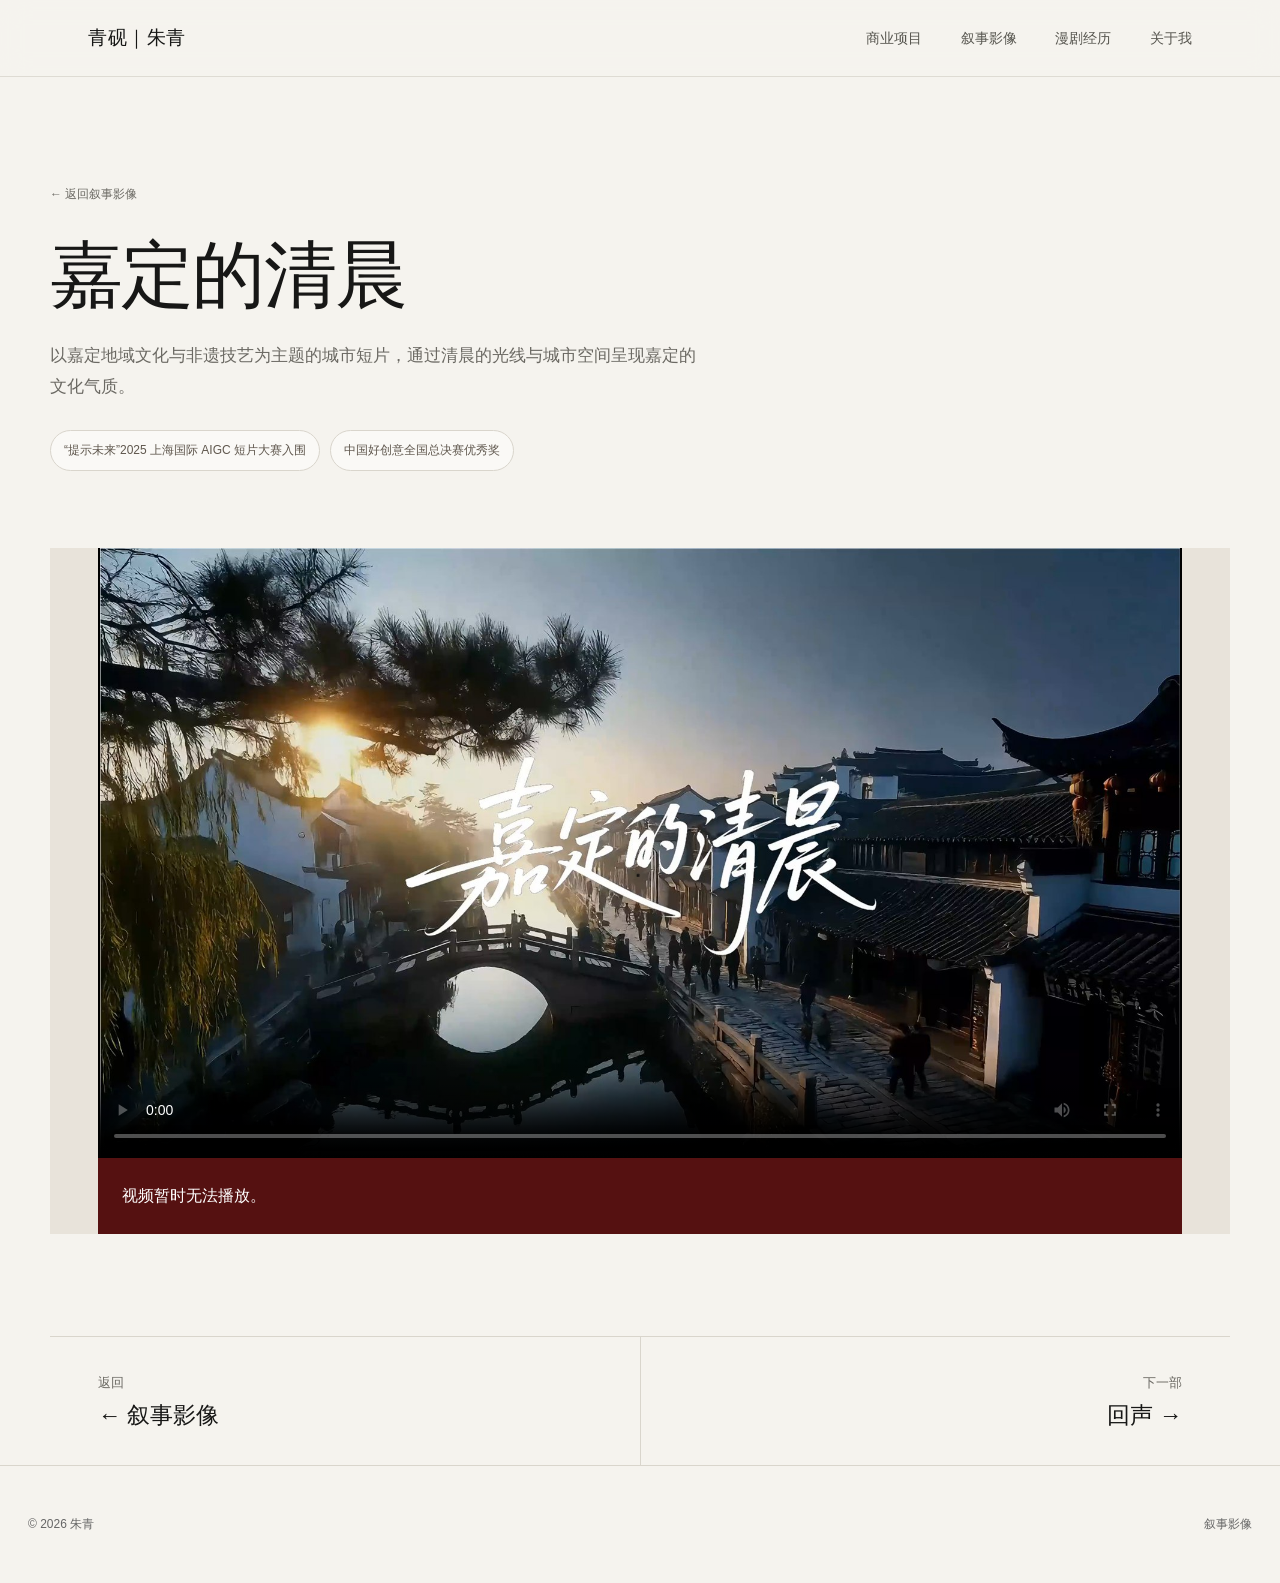
<file: jiading.html>
<!doctype html>
<html lang="zh-CN"><head><meta charset="utf-8"><meta name="viewport" content="width=device-width,initial-scale=1"><title>嘉定的清晨｜朱青商业视觉作品集</title><link rel="stylesheet" href="assets/css/site.css?v=20261020-fixes"><link rel="stylesheet" href="assets/css/final.css?v=20261020-fixes"></head>
<body><header class="site-header"><nav class="nav"><a class="brand" href="index.html">青砚｜朱青</a><button class="menu-btn" aria-label="打开导航">☰</button><div class="nav-links"><a href="index.html#work">商业项目</a><a aria-current="page" href="films.html">叙事影像</a><a href="practice.html">漫剧经历</a><a href="about.html">关于我</a></div></nav></header>
<main><section class="page-hero"><div class="page-hero-inner"><a class="back" href="films.html">← 返回叙事影像</a><h1>嘉定的清晨</h1><p class="page-lead">以嘉定地域文化与非遗技艺为主题的城市短片，通过清晨的光线与城市空间呈现嘉定的文化气质。</p><div class="award-list"><span>“提示未来”2025 上海国际 AIGC 短片大赛入围</span><span>中国好创意全国总决赛优秀奖</span></div></div></section>
<section class="cover"><div class="video-wrap"><video width="1280" height="720" src="assets/video-web/jiading-web.mp4" controls preload="metadata" playsinline poster="assets/optimized/jiading-cover.jpg"></video><div class="error-message">视频暂时无法播放。</div></div></section>
<nav class="project-nav"><a href="films.html"><small>返回</small><strong>← 叙事影像</strong></a><a href="echo.html"><small>下一部</small><strong>回声 →</strong></a></nav></main>
<footer class="site-footer"><div class="footer-inner"><span>© <span data-year></span> 朱青</span><span>叙事影像</span></div></footer><script src="assets/js/site.js?v=20261020-fixes"></script></body></html>
</file>
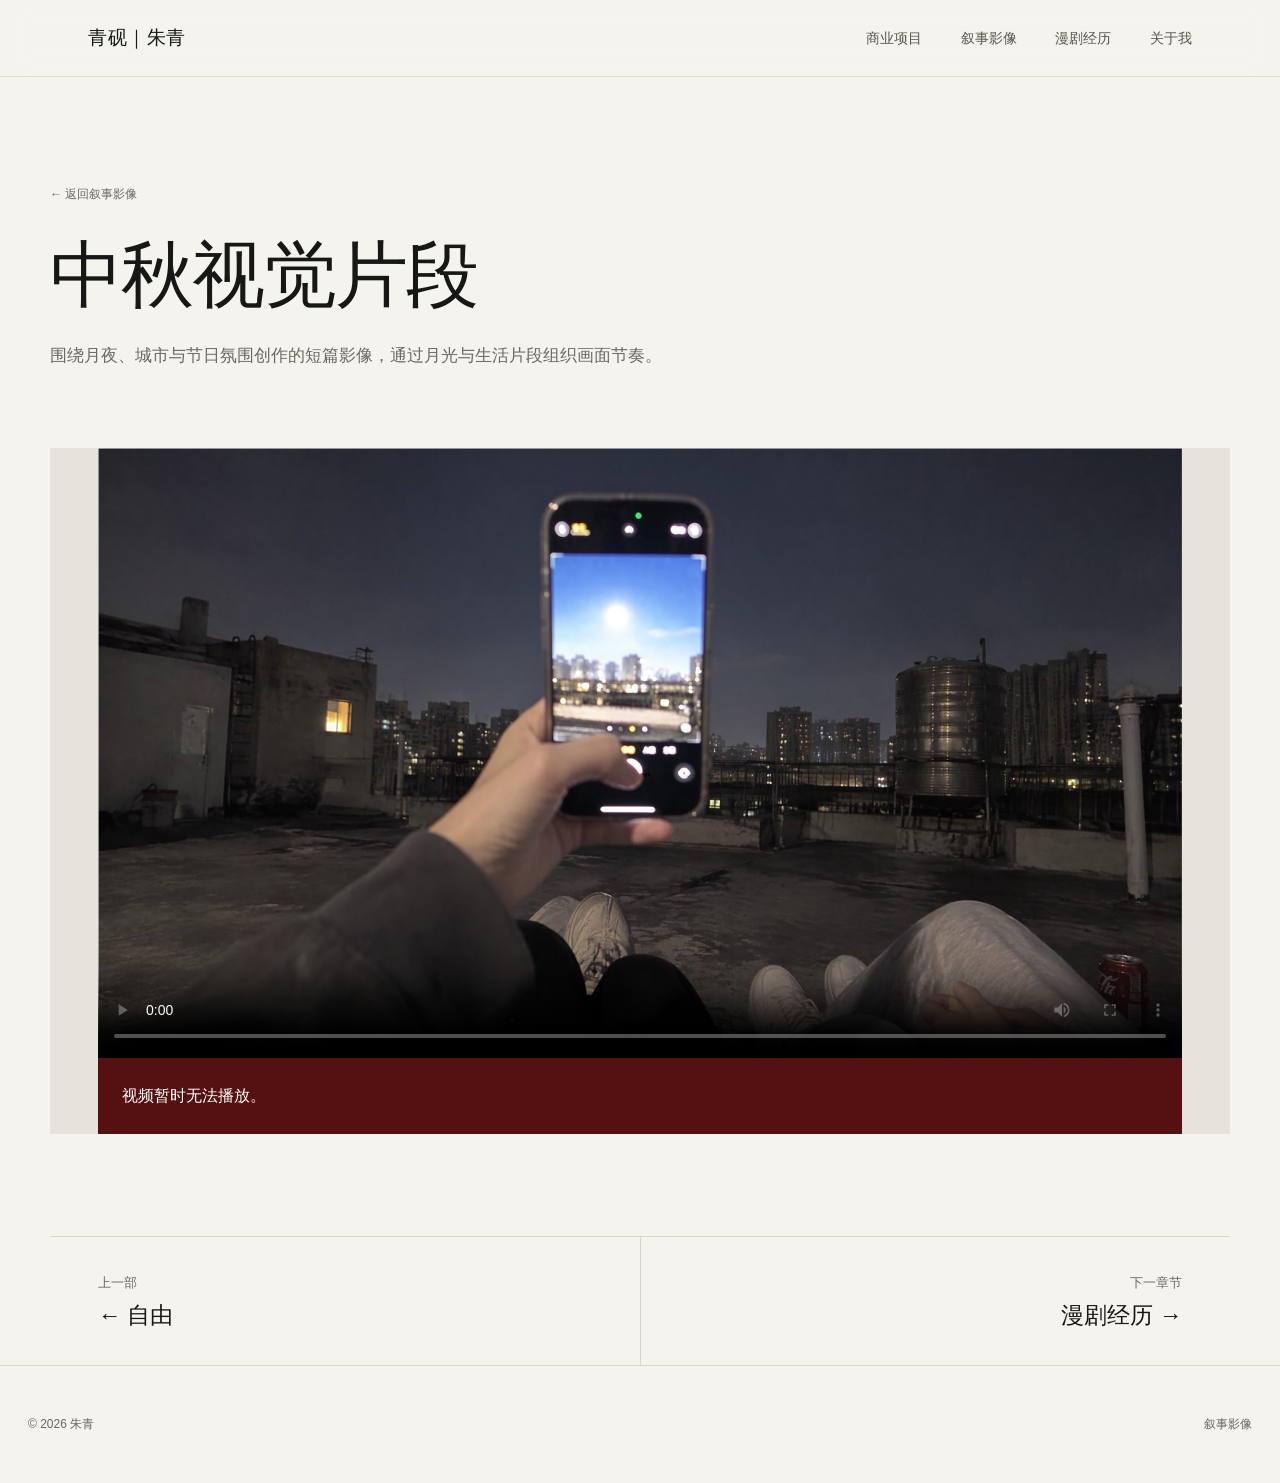
<file: moon.html>
<!doctype html>
<html lang="zh-CN"><head><meta charset="utf-8"><meta name="viewport" content="width=device-width,initial-scale=1"><title>中秋视觉片段｜朱青商业视觉作品集</title><link rel="stylesheet" href="assets/css/site.css?v=20261020-fixes"><link rel="stylesheet" href="assets/css/final.css?v=20261020-fixes"></head>
<body><header class="site-header"><nav class="nav"><a class="brand" href="index.html">青砚｜朱青</a><button class="menu-btn" aria-label="打开导航">☰</button><div class="nav-links"><a href="index.html#work">商业项目</a><a aria-current="page" href="films.html">叙事影像</a><a href="practice.html">漫剧经历</a><a href="about.html">关于我</a></div></nav></header>
<main><section class="page-hero"><div class="page-hero-inner"><a class="back" href="films.html">← 返回叙事影像</a><h1>中秋视觉片段</h1><p class="page-lead">围绕月夜、城市与节日氛围创作的短篇影像，通过月光与生活片段组织画面节奏。</p></div></section>
<section class="cover"><div class="video-wrap"><video width="1920" height="1080" src="assets/video-web/moon-final-web.mp4" controls preload="metadata" playsinline poster="assets/optimized/moon-cover.jpg"></video><div class="error-message">视频暂时无法播放。</div></div></section>
<nav class="project-nav"><a href="freedom.html"><small>上一部</small><strong>← 自由</strong></a><a href="practice.html"><small>下一章节</small><strong>漫剧经历 →</strong></a></nav></main>
<footer class="site-footer"><div class="footer-inner"><span>© <span data-year></span> 朱青</span><span>叙事影像</span></div></footer><script src="assets/js/site.js?v=20261020-fixes"></script></body></html>
</file>
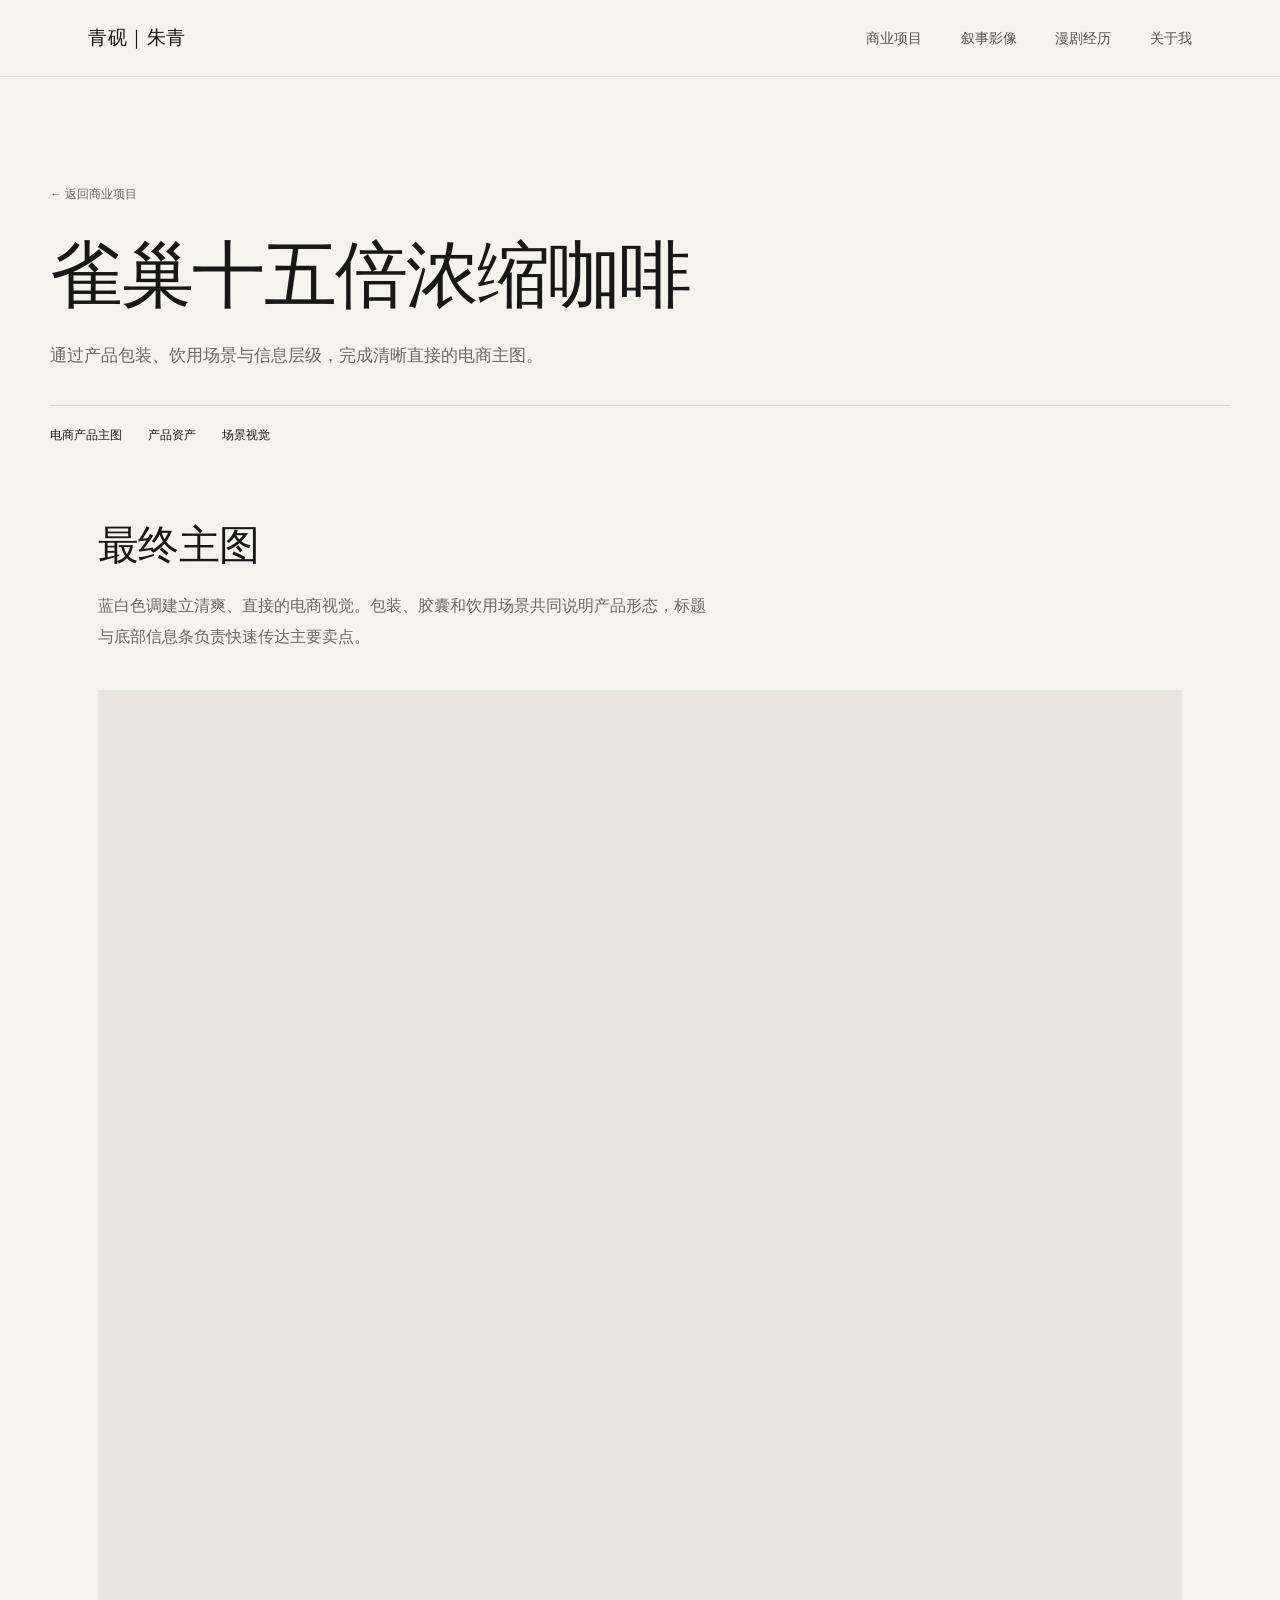
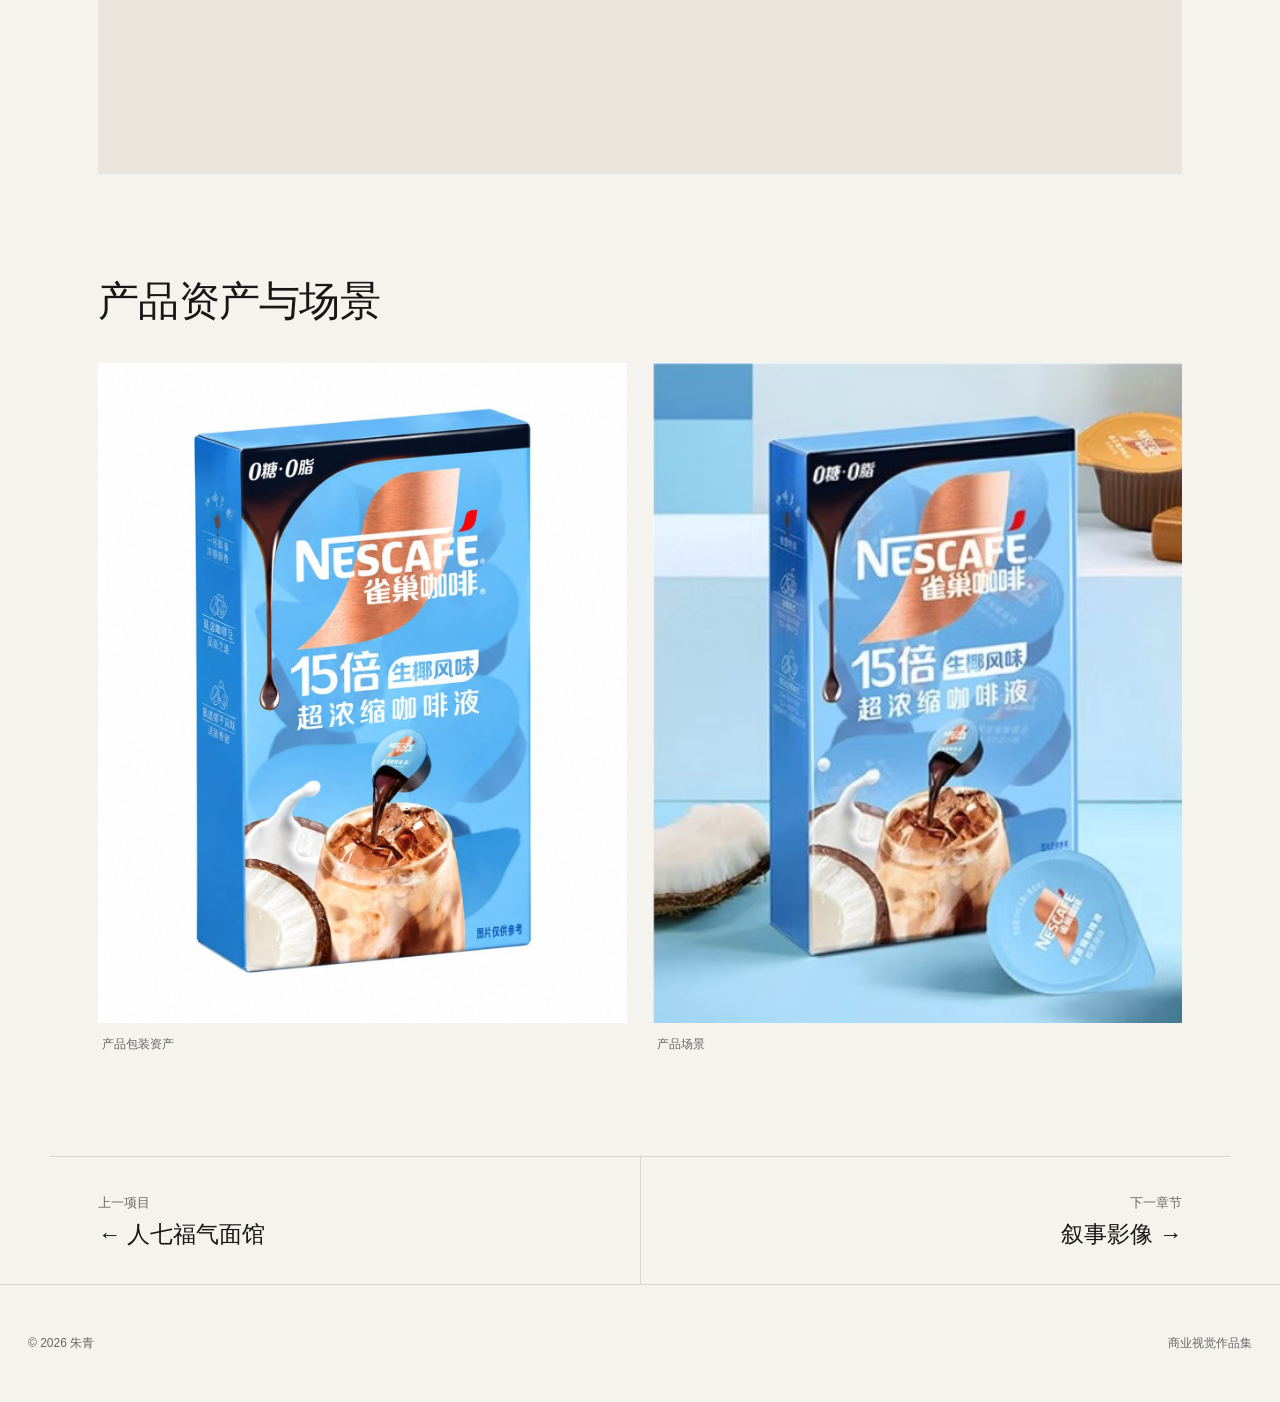
<file: nescafe.html>
<!doctype html>
<html lang="zh-CN">
<head>
  <meta charset="utf-8">
  <meta name="viewport" content="width=device-width,initial-scale=1">
  <title>雀巢十五倍浓缩咖啡｜朱青商业视觉作品集</title>
  <link rel="stylesheet" href="assets/css/site.css?v=20261020-fixes"><link rel="stylesheet" href="assets/css/final.css?v=20261020-fixes">
</head>
<body>
<header class="site-header"><nav class="nav"><a class="brand" href="index.html">青砚｜朱青</a><button class="menu-btn" aria-label="打开导航">☰</button><div class="nav-links"></div></nav></header>
<main>
  <section class="page-hero"><div class="page-hero-inner">
    <a class="back" href="index.html#work">← 返回商业项目</a>
    <h1>雀巢十五倍浓缩咖啡</h1>
    <p class="page-lead">通过产品包装、饮用场景与信息层级，完成清晰直接的电商主图。</p>
    <div class="page-meta"><span>电商产品主图</span><span>产品资产</span><span>场景视觉</span></div>
  </div></section>
  <section class="content">
    <div class="content-block"><h2>最终主图</h2><p>蓝白色调建立清爽、直接的电商视觉。包装、胶囊和饮用场景共同说明产品形态，标题与底部信息条负责快速传达主要卖点。</p><div class="image-wide"><img loading="lazy" decoding="async" width="1024" height="1024" class="zoomable" src="assets/optimized/nescafe-final.jpg" srcset="assets/responsive/nescafe-final-640.jpg 640w, assets/optimized/nescafe-final.jpg 1024w" sizes="(max-width: 900px) calc(100vw - 40px), 1120px" alt="雀巢十五倍浓缩咖啡最终主图"></div></div>
    <div class="content-block"><h2>产品资产与场景</h2><div class="image-grid"><figure><img loading="lazy" decoding="async" width="1642" height="2048" class="zoomable" src="assets/optimized/nescafe-product.jpg" srcset="assets/responsive/nescafe-product-640.jpg 640w, assets/responsive/nescafe-product-1200.jpg 1200w, assets/optimized/nescafe-product.jpg 1642w" sizes="(max-width: 900px) calc(100vw - 40px), 1120px" alt="雀巢咖啡产品资产"><figcaption>产品包装资产</figcaption></figure><figure><img loading="lazy" decoding="async" width="480" height="599" class="zoomable" src="assets/optimized/nescafe-scene.jpg" srcset="assets/optimized/nescafe-scene.jpg 480w" sizes="(max-width: 900px) calc(100vw - 40px), 1120px" alt="雀巢咖啡场景图"><figcaption>产品场景</figcaption></figure></div></div>
  </section>
  <nav class="project-nav"><a href="noodle.html"><small>上一项目</small><strong>← 人七福气面馆</strong></a><a href="films.html"><small>下一章节</small><strong>叙事影像 →</strong></a></nav>
</main>
<footer class="site-footer"><div class="footer-inner"><span>© <span data-year></span> 朱青</span><span>商业视觉作品集</span></div></footer>
<div class="lightbox"><button aria-label="关闭">×</button><img alt="放大查看"></div>
<script src="assets/js/site.js?v=20261020-fixes"></script>
</body>
</html>
</file>
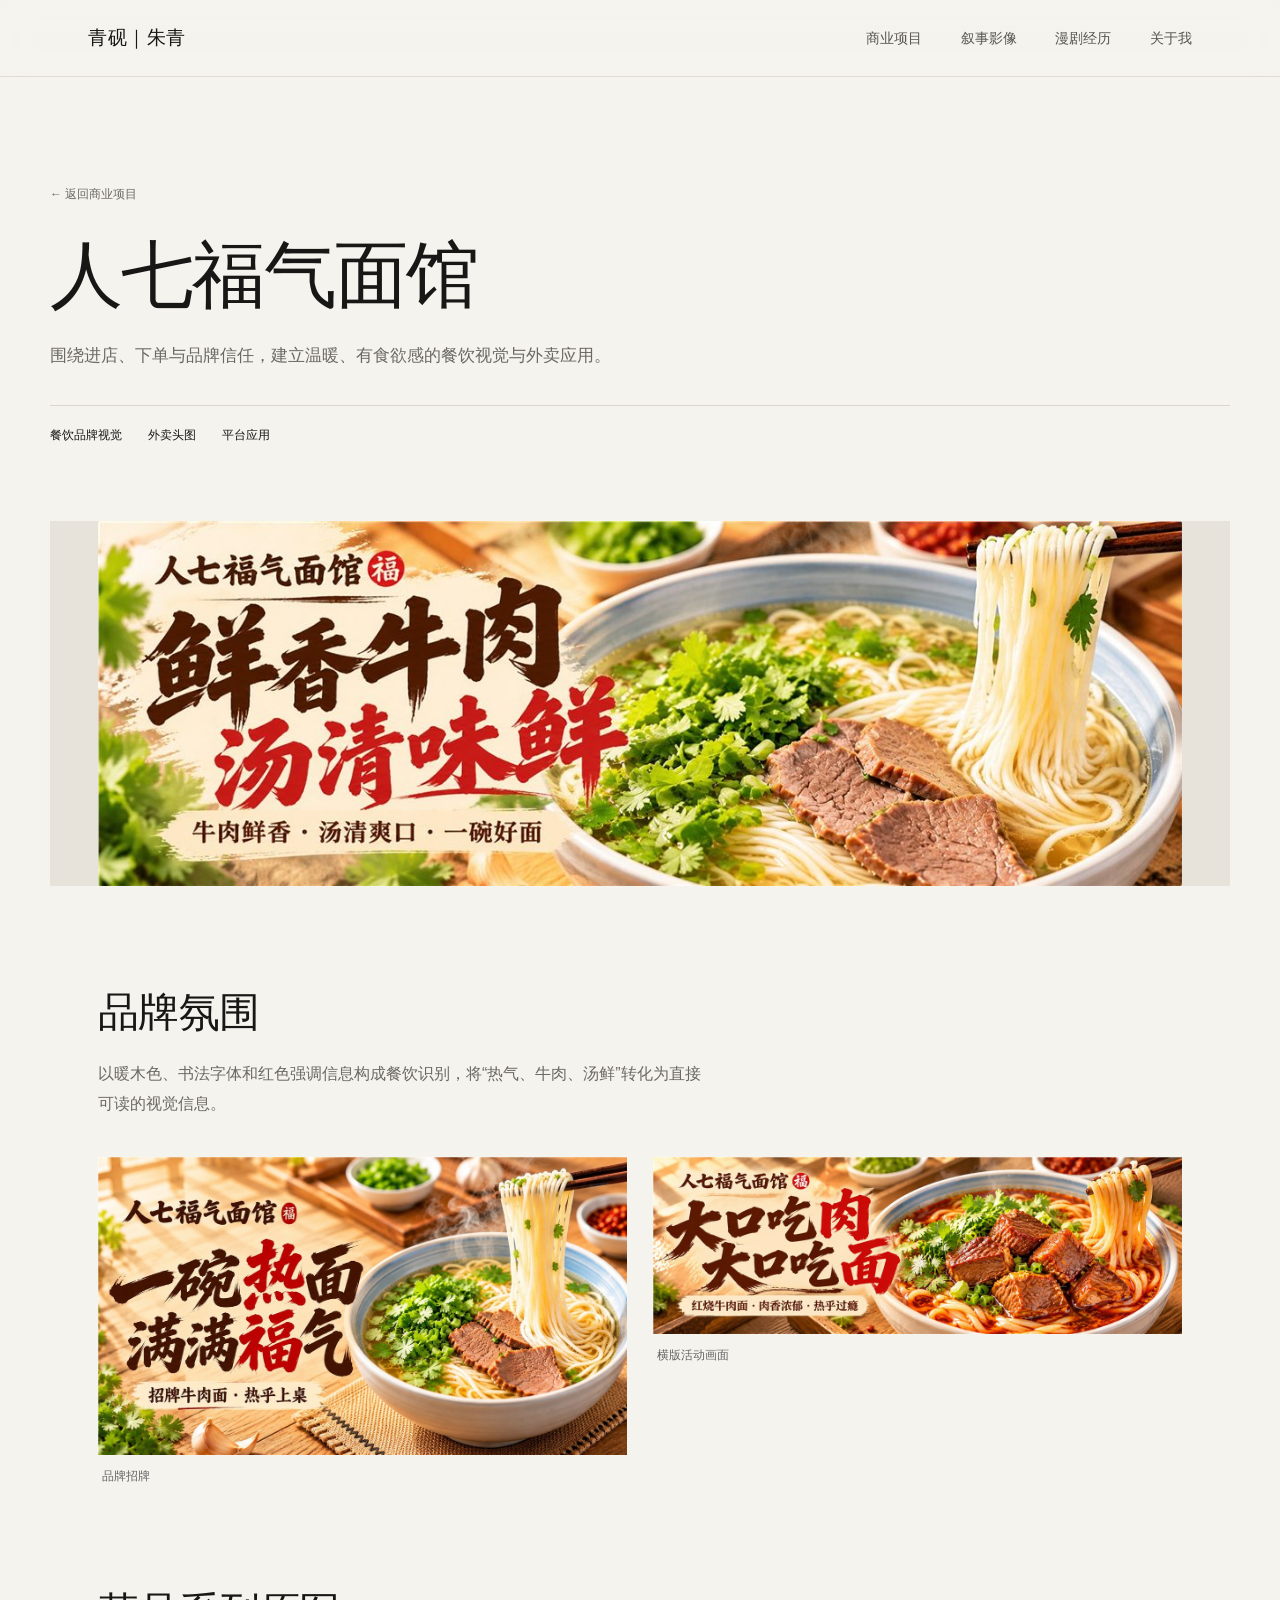
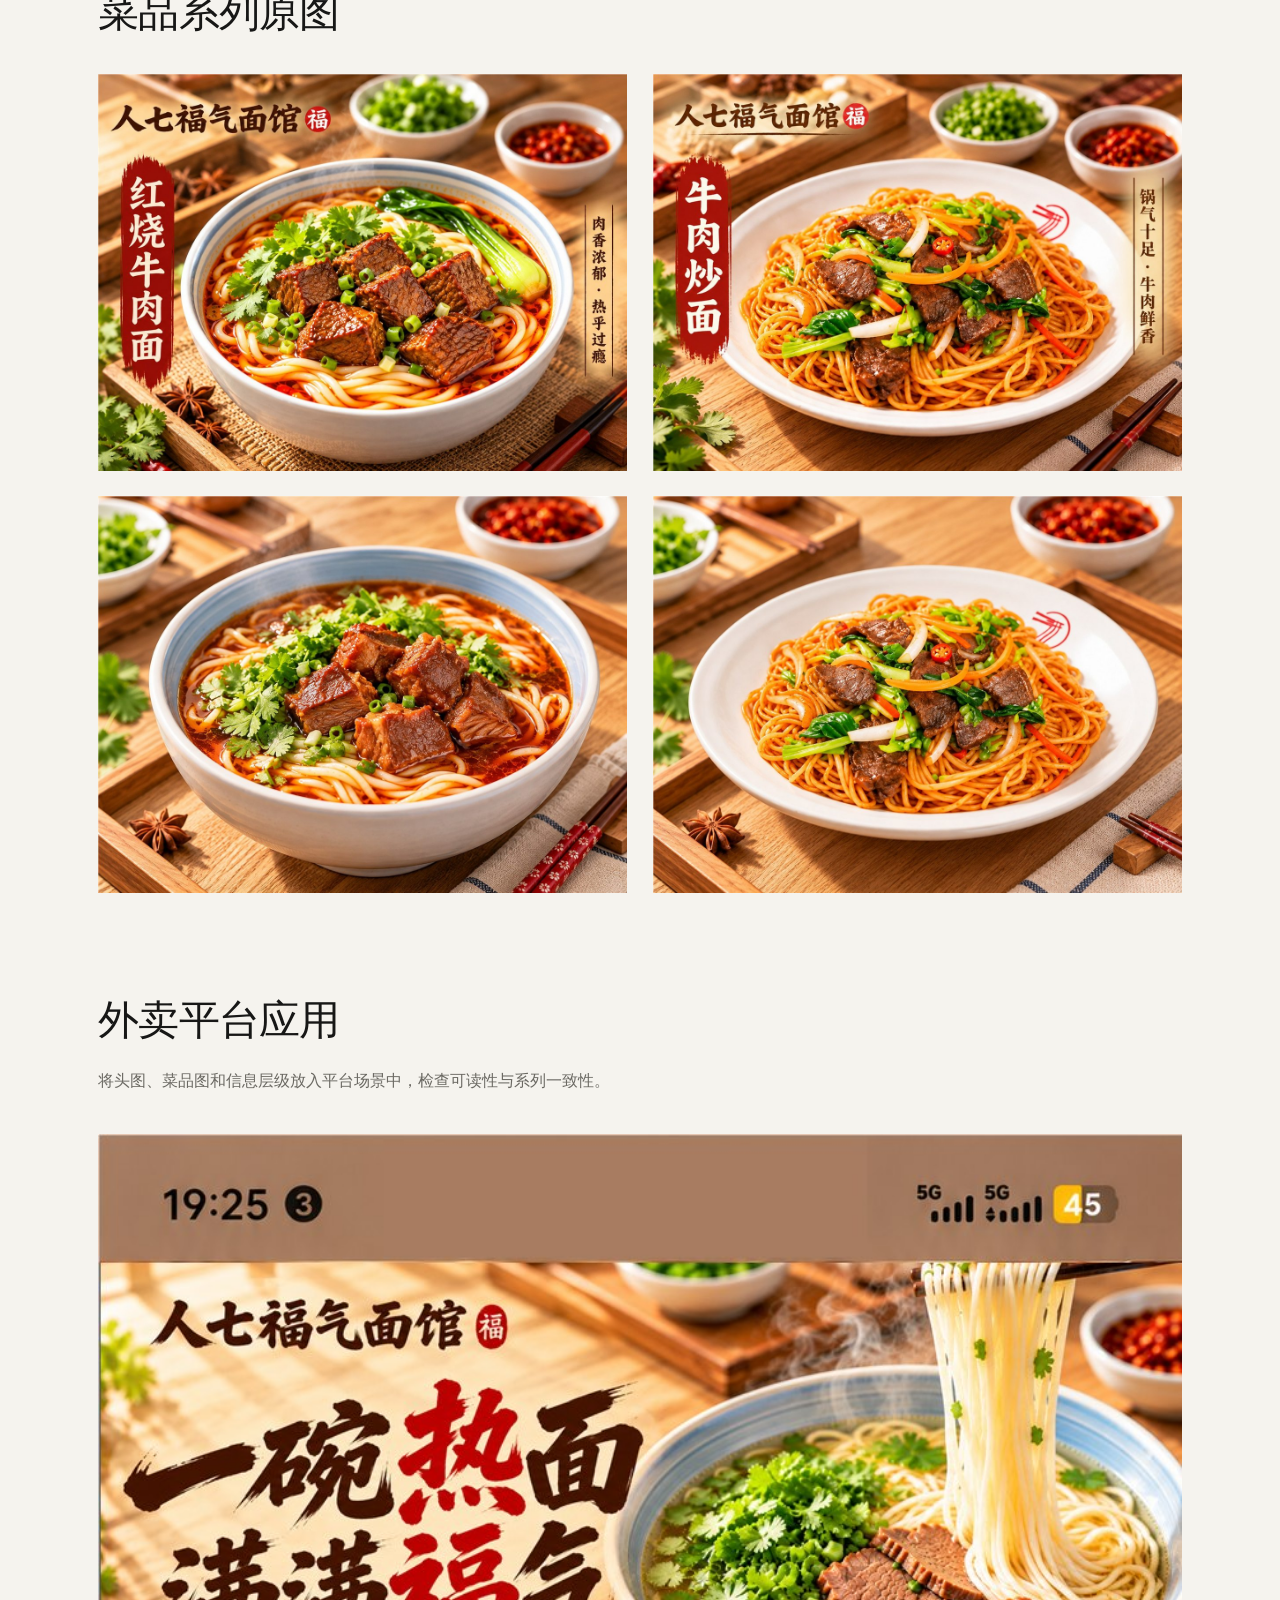
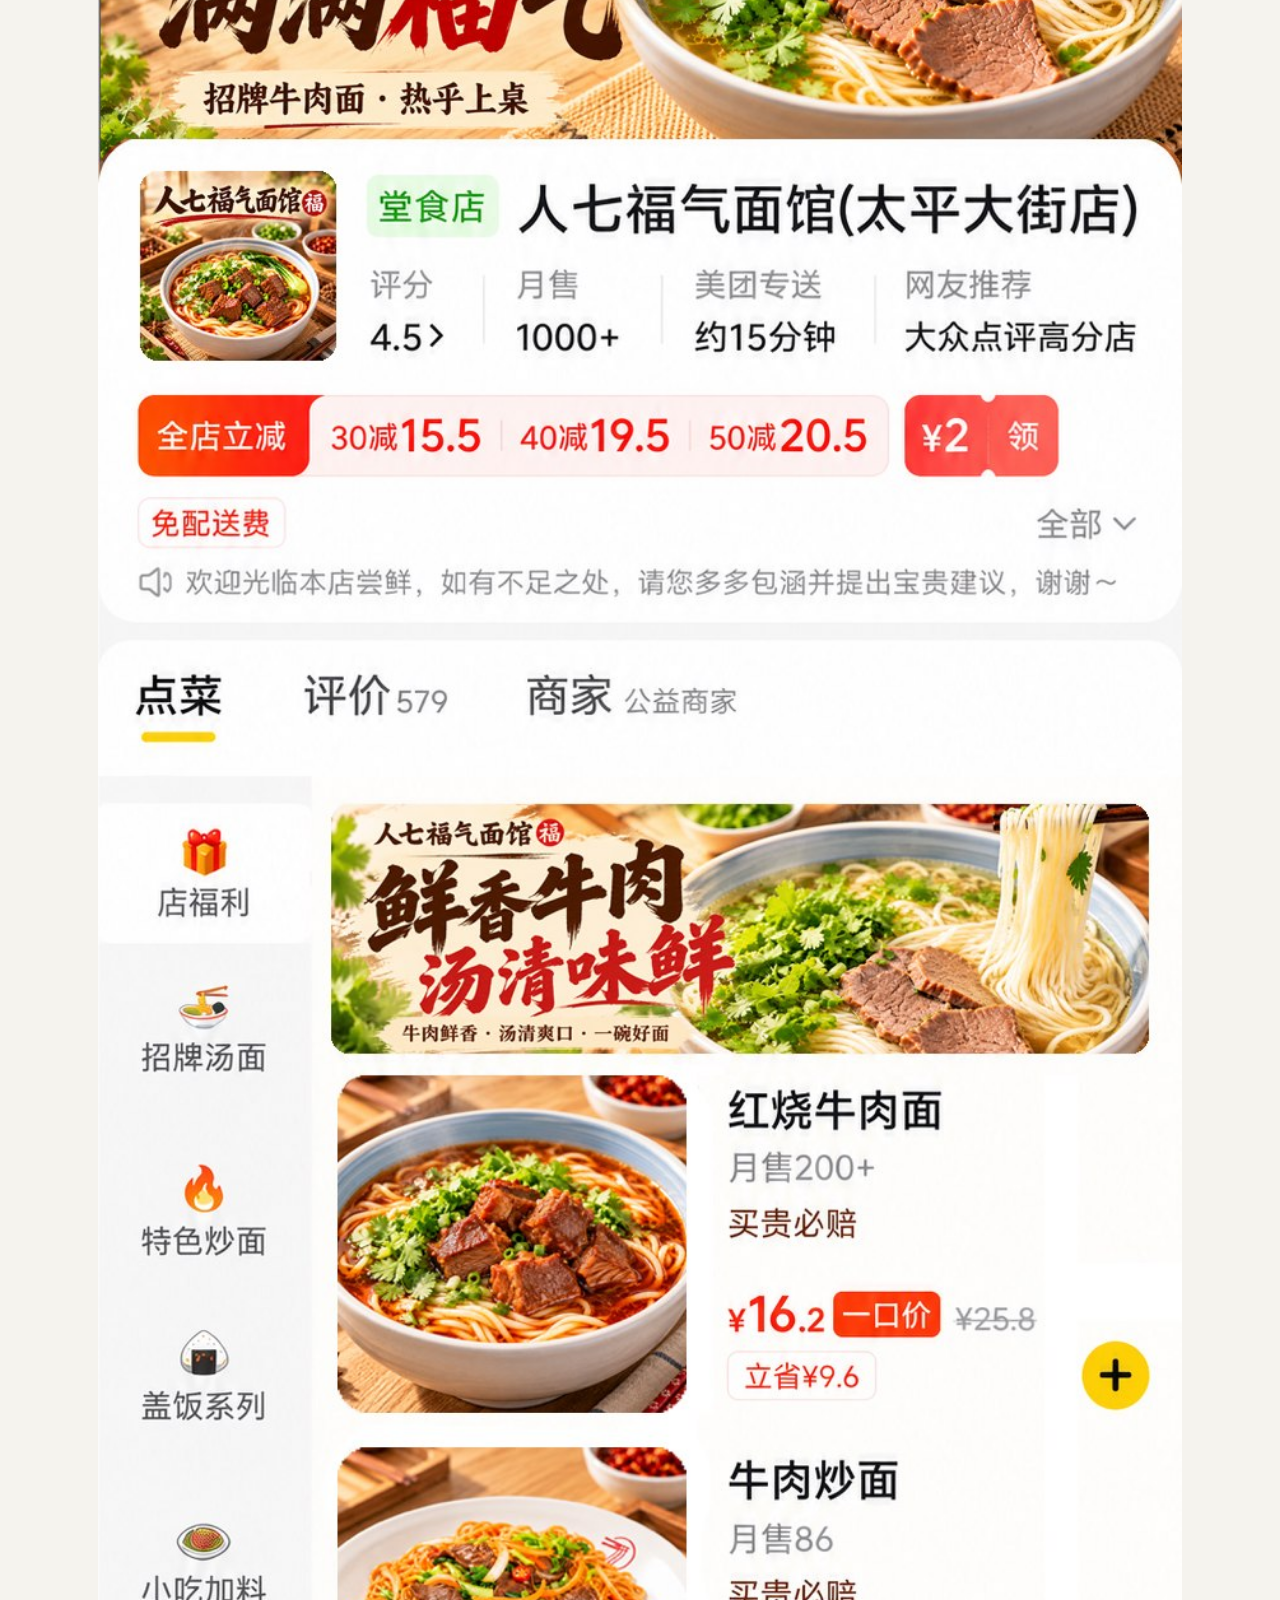
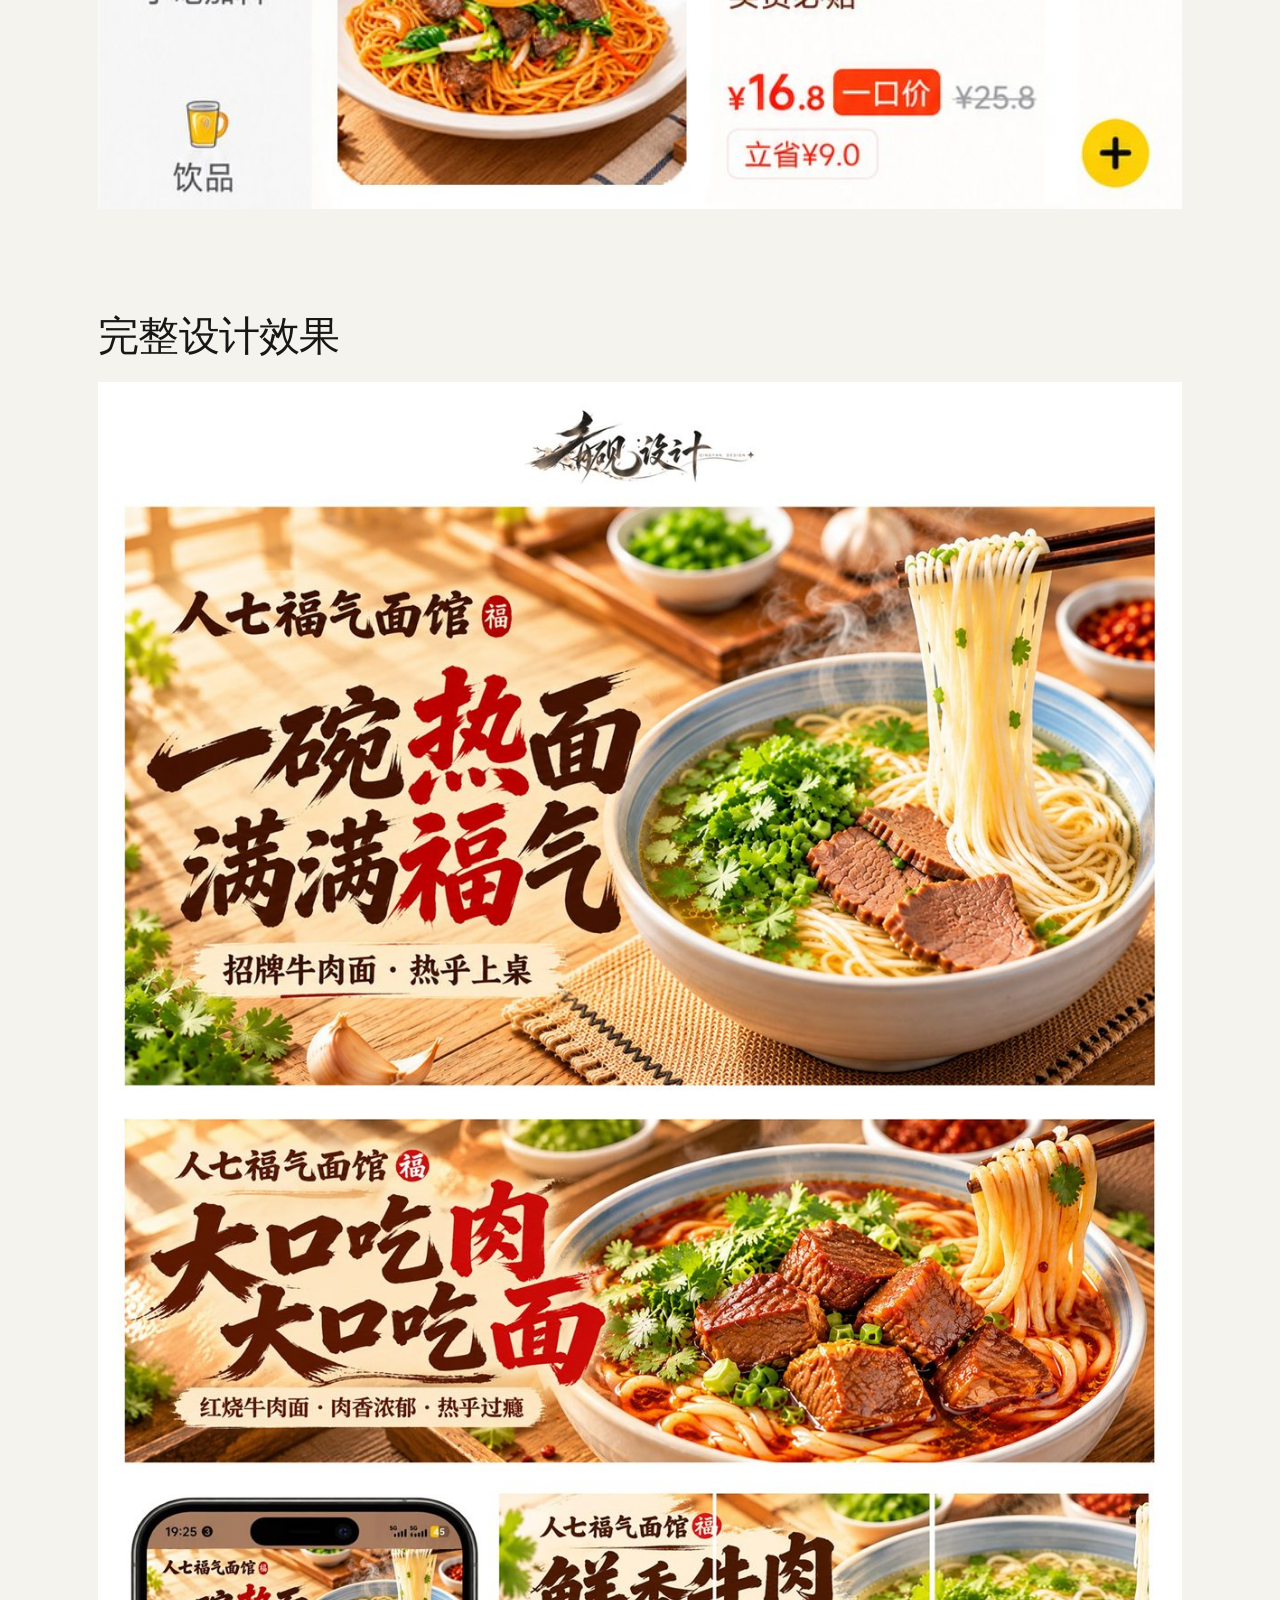
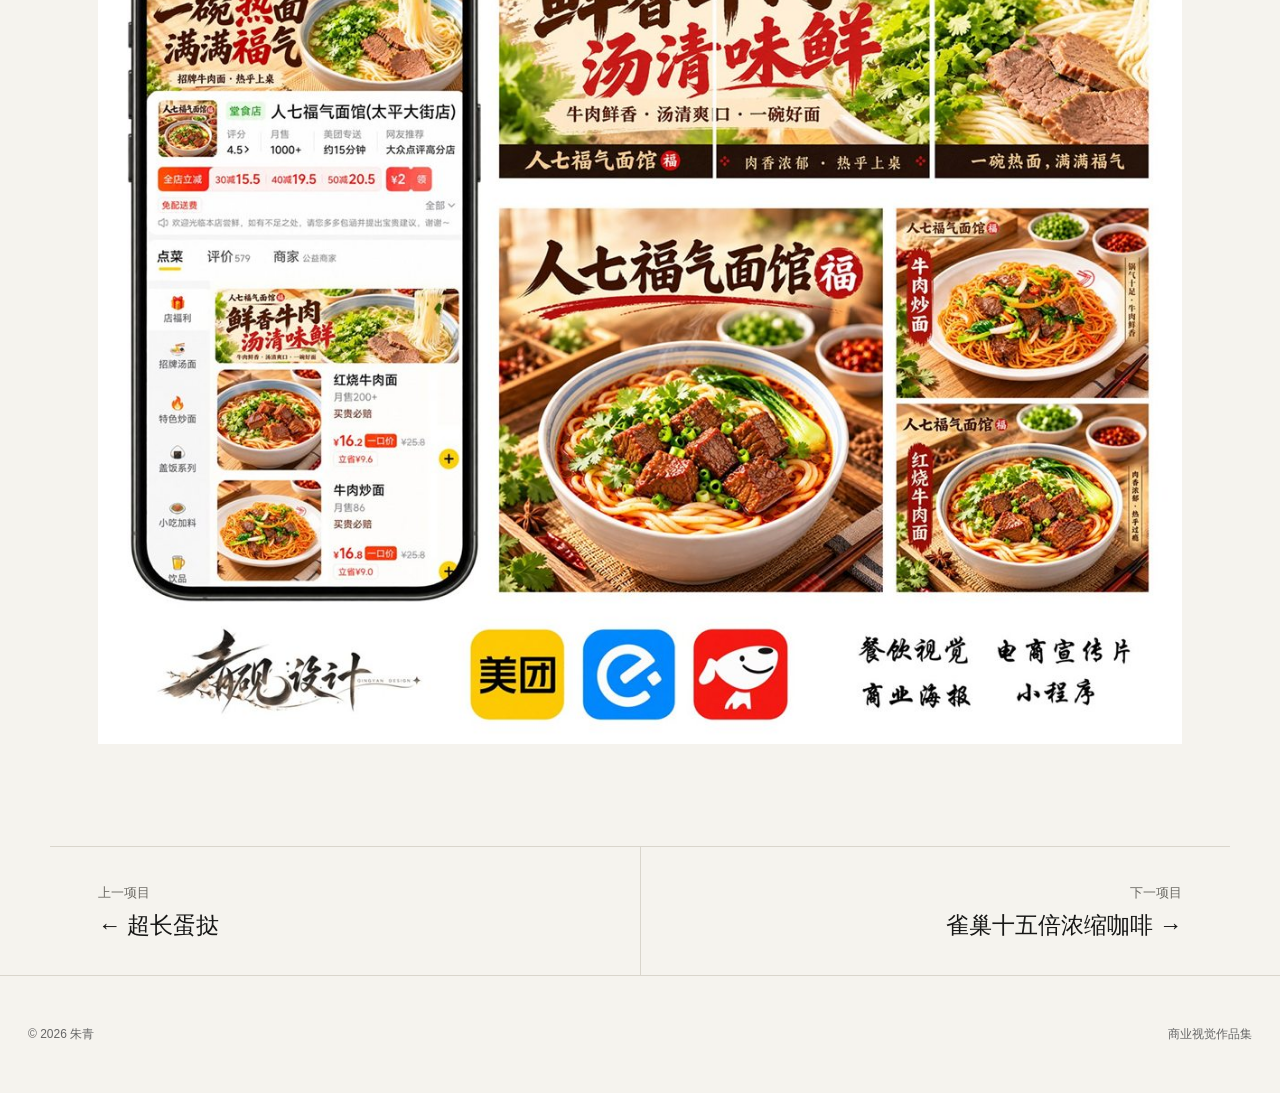
<file: noodle.html>
<!doctype html>
<html lang="zh-CN">
<head>
  <meta charset="utf-8">
  <meta name="viewport" content="width=device-width,initial-scale=1">
  <title>人七福气面馆｜朱青商业视觉作品集</title>
  <link rel="stylesheet" href="assets/css/site.css?v=20261020-fixes"><link rel="stylesheet" href="assets/css/final.css?v=20261020-fixes">
</head>
<body>
<header class="site-header"><nav class="nav"><a class="brand" href="index.html">青砚｜朱青</a><button class="menu-btn" aria-label="打开导航">☰</button><div class="nav-links"></div></nav></header>
<main>
  <section class="page-hero"><div class="page-hero-inner">
    <a class="back" href="index.html#work">← 返回商业项目</a>
    <h1>人七福气面馆</h1>
    <p class="page-lead">围绕进店、下单与品牌信任，建立温暖、有食欲感的餐饮视觉与外卖应用。</p>
    <div class="page-meta"><span>餐饮品牌视觉</span><span>外卖头图</span><span>平台应用</span></div>
  </div></section>
  <section class="cover"><img loading="eager" decoding="async" fetchpriority="high" width="1800" height="606" class="zoomable" src="assets/optimized/noodle-triptych.jpg" srcset="assets/responsive/noodle-triptych-640.jpg 640w, assets/responsive/noodle-triptych-1200.jpg 1200w, assets/optimized/noodle-triptych.jpg 1800w" sizes="(max-width: 900px) calc(100vw - 40px), 1120px" alt="人七福气面馆主视觉"></section>
  <section class="content">
    <div class="content-block"><h2>品牌氛围</h2><p>以暖木色、书法字体和红色强调信息构成餐饮识别，将“热气、牛肉、汤鲜”转化为直接可读的视觉信息。</p><div class="image-grid"><figure><img loading="lazy" decoding="async" width="1672" height="941" class="zoomable" src="assets/optimized/noodle-signboard.jpg" srcset="assets/responsive/noodle-signboard-640.jpg 640w, assets/responsive/noodle-signboard-1200.jpg 1200w, assets/optimized/noodle-signboard.jpg 1672w" sizes="(max-width: 900px) calc(100vw - 40px), 1120px" alt="面馆招牌设计"><figcaption>品牌招牌</figcaption></figure><figure><img loading="lazy" decoding="async" width="1800" height="600" class="zoomable" src="assets/optimized/noodle-banner.jpg" srcset="assets/responsive/noodle-banner-640.jpg 640w, assets/responsive/noodle-banner-1200.jpg 1200w, assets/optimized/noodle-banner.jpg 1800w" sizes="(max-width: 900px) calc(100vw - 40px), 1120px" alt="面馆横版海报"><figcaption>横版活动画面</figcaption></figure></div></div>
    <div class="content-block"><h2>菜品系列原图</h2><div class="image-grid"><figure><img loading="lazy" decoding="async" width="1448" height="1086" class="zoomable" src="assets/optimized/noodle-product-01.jpg" srcset="assets/responsive/noodle-product-01-640.jpg 640w, assets/responsive/noodle-product-01-1200.jpg 1200w, assets/optimized/noodle-product-01.jpg 1448w" sizes="(max-width: 900px) calc(100vw - 40px), 1120px" alt="面馆菜品图一"></figure><figure><img loading="lazy" decoding="async" width="1448" height="1086" class="zoomable" src="assets/optimized/noodle-product-02.jpg" srcset="assets/responsive/noodle-product-02-640.jpg 640w, assets/responsive/noodle-product-02-1200.jpg 1200w, assets/optimized/noodle-product-02.jpg 1448w" sizes="(max-width: 900px) calc(100vw - 40px), 1120px" alt="面馆菜品图二"></figure><figure><img loading="lazy" decoding="async" width="1448" height="1086" class="zoomable" src="assets/optimized/noodle-product-03.jpg" srcset="assets/responsive/noodle-product-03-640.jpg 640w, assets/responsive/noodle-product-03-1200.jpg 1200w, assets/optimized/noodle-product-03.jpg 1448w" sizes="(max-width: 900px) calc(100vw - 40px), 1120px" alt="面馆菜品图三"></figure><figure><img loading="lazy" decoding="async" width="1448" height="1086" class="zoomable" src="assets/optimized/noodle-product-04.jpg" srcset="assets/responsive/noodle-product-04-640.jpg 640w, assets/responsive/noodle-product-04-1200.jpg 1200w, assets/optimized/noodle-product-04.jpg 1448w" sizes="(max-width: 900px) calc(100vw - 40px), 1120px" alt="面馆菜品图四"></figure></div></div>
    <div class="content-block"><h2>外卖平台应用</h2><p>将头图、菜品图和信息层级放入平台场景中，检查可读性与系列一致性。</p><div class="image-wide"><img loading="lazy" decoding="async" width="851" height="1786" class="zoomable" src="assets/optimized/noodle-app-mockup.jpg" srcset="assets/responsive/noodle-app-mockup-640.jpg 640w, assets/optimized/noodle-app-mockup.jpg 851w" sizes="(max-width: 900px) calc(100vw - 40px), 1120px" alt="面馆外卖平台界面"></div></div>
    <div class="content-block showcase"><h2>完整设计效果</h2><img loading="lazy" decoding="async" width="1768" height="3200" class="zoomable" src="assets/optimized/noodle-showcase.jpg" srcset="assets/responsive/noodle-showcase-640.jpg 640w, assets/responsive/noodle-showcase-1200.jpg 1200w, assets/optimized/noodle-showcase.jpg 1768w" sizes="(max-width: 900px) calc(100vw - 40px), 1120px" alt="面馆完整设计展示"></div>
  </section>
  <nav class="project-nav"><a href="tart.html"><small>上一项目</small><strong>← 超长蛋挞</strong></a><a href="nescafe.html"><small>下一项目</small><strong>雀巢十五倍浓缩咖啡 →</strong></a></nav>
</main>
<footer class="site-footer"><div class="footer-inner"><span>© <span data-year></span> 朱青</span><span>商业视觉作品集</span></div></footer>
<div class="lightbox"><button aria-label="关闭">×</button><img alt="放大查看"></div>
<script src="assets/js/site.js?v=20261020-fixes"></script>
</body>
</html>
</file>
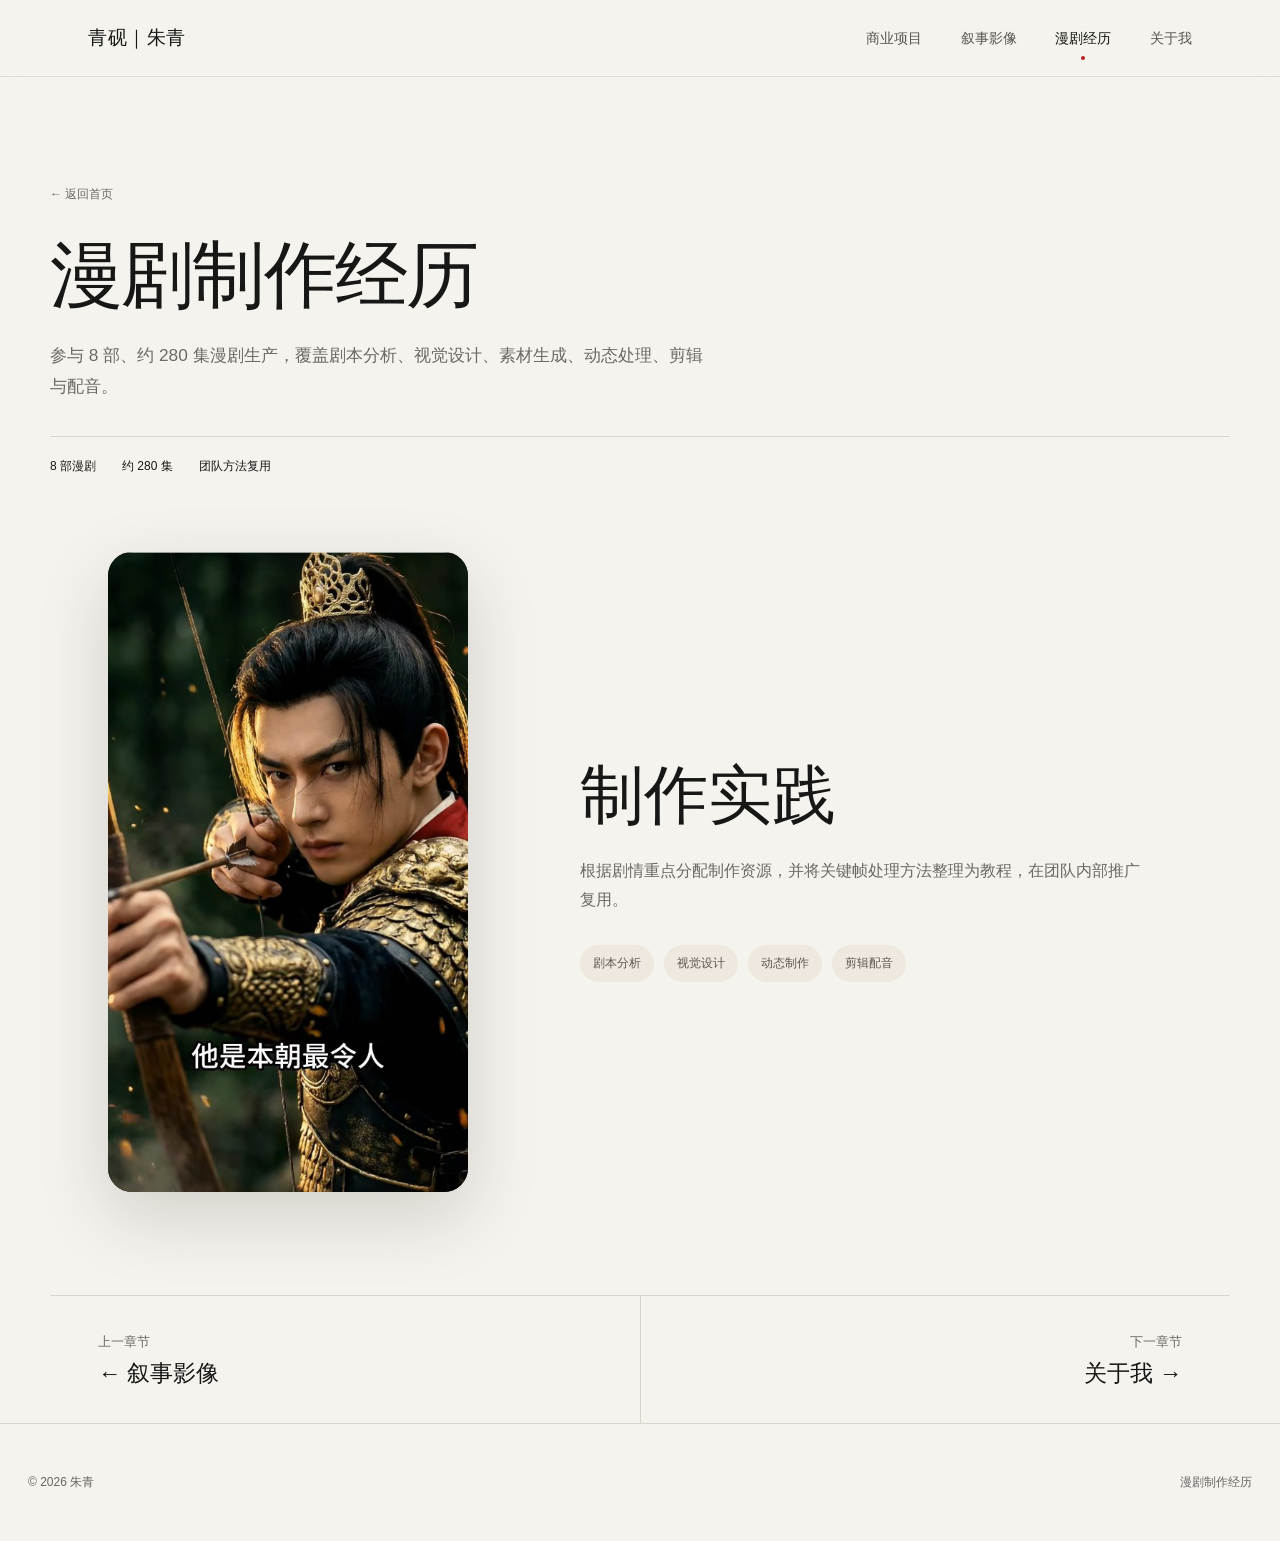
<file: practice.html>
<!doctype html>
<html lang="zh-CN"><head><meta charset="utf-8"><meta name="viewport" content="width=device-width,initial-scale=1"><title>漫剧制作经历｜朱青商业视觉作品集</title><link rel="stylesheet" href="assets/css/site.css?v=20261020-fixes"><link rel="stylesheet" href="assets/css/final.css?v=20261020-fixes"></head>
<body><header class="site-header"><nav class="nav"><a class="brand" href="index.html">青砚｜朱青</a><button class="menu-btn" aria-label="打开导航">☰</button><div class="nav-links"><a href="index.html#work">商业项目</a><a href="films.html">叙事影像</a><a aria-current="page" href="practice.html">漫剧经历</a><a href="about.html">关于我</a></div></nav></header>
<main><section class="page-hero"><div class="page-hero-inner"><a class="back" href="index.html">← 返回首页</a><h1>漫剧制作经历</h1><p class="page-lead">参与 8 部、约 280 集漫剧生产，覆盖剧本分析、视觉设计、素材生成、动态处理、剪辑与配音。</p><div class="page-meta"><span>8 部漫剧</span><span>约 280 集</span><span>团队方法复用</span></div></div></section>
<section class="content drama-detail"><div class="drama-layout"><div class="vertical-video-card"><video width="720" height="1280" src="assets/video-web/jiuzhou-web.mp4" preload="metadata" muted loop playsinline poster="assets/optimized/drama-poster.jpg" aria-label="漫剧片段，进入视口后静音播放"></video></div><div class="drama-copy"><h2>制作实践</h2><p>根据剧情重点分配制作资源，并将关键帧处理方法整理为教程，在团队内部推广复用。</p><div class="compact-steps"><span>剧本分析</span><span>视觉设计</span><span>动态制作</span><span>剪辑配音</span></div></div></div></section>
<nav class="project-nav"><a href="films.html"><small>上一章节</small><strong>← 叙事影像</strong></a><a href="about.html"><small>下一章节</small><strong>关于我 →</strong></a></nav></main>
<footer class="site-footer"><div class="footer-inner"><span>© <span data-year></span> 朱青</span><span>漫剧制作经历</span></div></footer><script src="assets/js/site.js?v=20261020-fixes"></script></body></html>
</file>
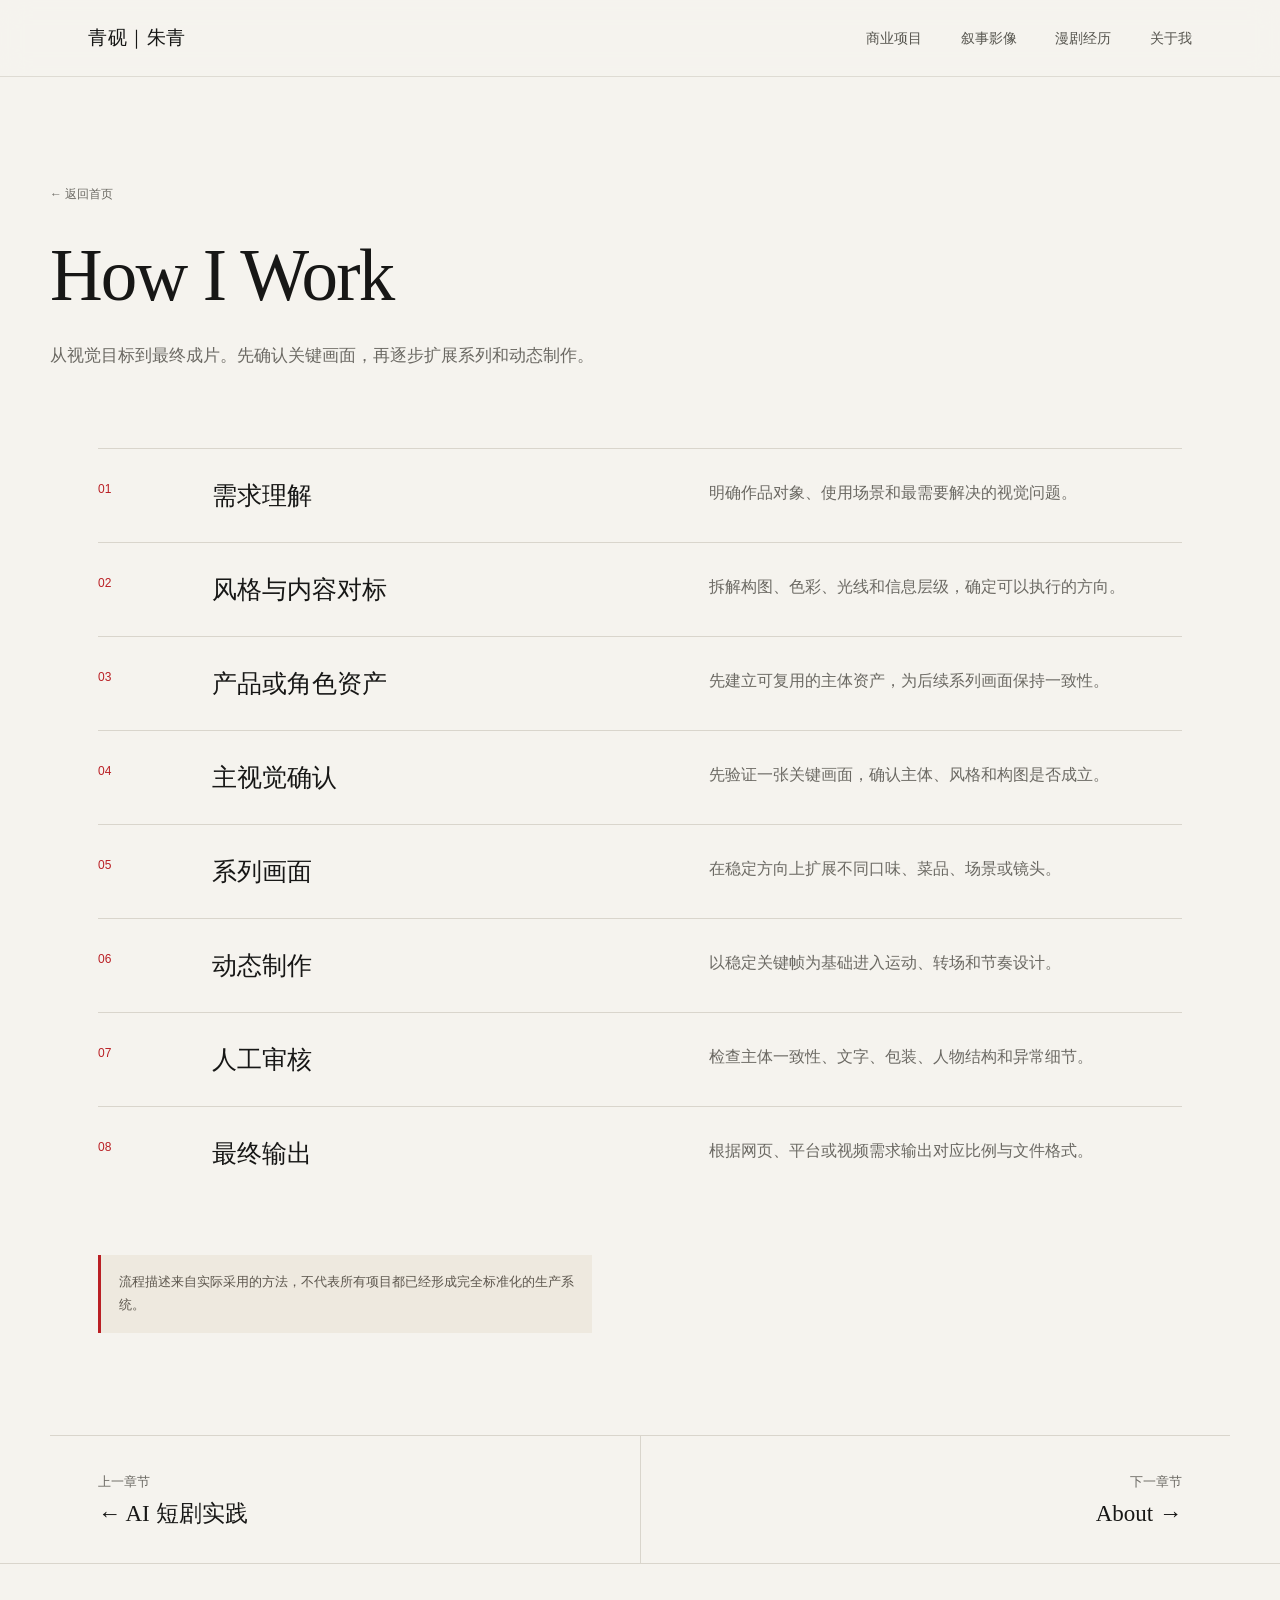
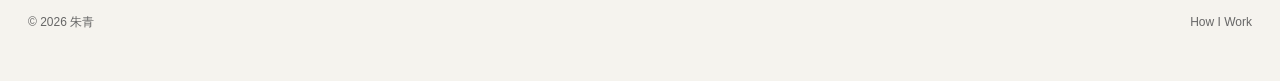
<file: process.html>
<!doctype html><html lang="zh-CN"><head><meta charset="utf-8"><meta name="viewport" content="width=device-width,initial-scale=1"><title>How I Work｜朱青作品集</title><link rel="stylesheet" href="assets/css/site.css?v=20261020-fixes"><link rel="stylesheet" href="assets/css/final.css?v=20261020-fixes"></head><body><header class="site-header"><nav class="nav"><a class="brand" href="index.html">青砚 / ZHU QING</a><button class="menu-btn">☰</button><div class="nav-links"><a href="index.html#work">Work</a><a href="films.html">Films</a><a aria-current="page" href="process.html">Process</a><a href="about.html">About</a></div></nav></header><main><section class="page-hero"><div class="page-hero-inner"><a class="back" href="index.html">← 返回首页</a><h1>How I Work</h1><p class="page-lead">从视觉目标到最终成片。先确认关键画面，再逐步扩展系列和动态制作。</p></div></section><section class="content"><div class="process-list"><div class="process-step"><h3>需求理解</h3><p>明确作品对象、使用场景和最需要解决的视觉问题。</p></div><div class="process-step"><h3>风格与内容对标</h3><p>拆解构图、色彩、光线和信息层级，确定可以执行的方向。</p></div><div class="process-step"><h3>产品或角色资产</h3><p>先建立可复用的主体资产，为后续系列画面保持一致性。</p></div><div class="process-step"><h3>主视觉确认</h3><p>先验证一张关键画面，确认主体、风格和构图是否成立。</p></div><div class="process-step"><h3>系列画面</h3><p>在稳定方向上扩展不同口味、菜品、场景或镜头。</p></div><div class="process-step"><h3>动态制作</h3><p>以稳定关键帧为基础进入运动、转场和节奏设计。</p></div><div class="process-step"><h3>人工审核</h3><p>检查主体一致性、文字、包装、人物结构和异常细节。</p></div><div class="process-step"><h3>最终输出</h3><p>根据网页、平台或视频需求输出对应比例与文件格式。</p></div></div><div class="notice" style="margin-top:55px">流程描述来自实际采用的方法，不代表所有项目都已经形成完全标准化的生产系统。</div></section><nav class="project-nav"><a href="practice.html"><small>上一章节</small><strong>← AI 短剧实践</strong></a><a href="about.html"><small>下一章节</small><strong>About →</strong></a></nav></main><footer class="site-footer"><div class="footer-inner"><span>© <span data-year></span> Zhu Qing</span><span>How I Work</span></div></footer><script src="assets/js/site.js?v=20261020-fixes"></script></body></html>
</file>
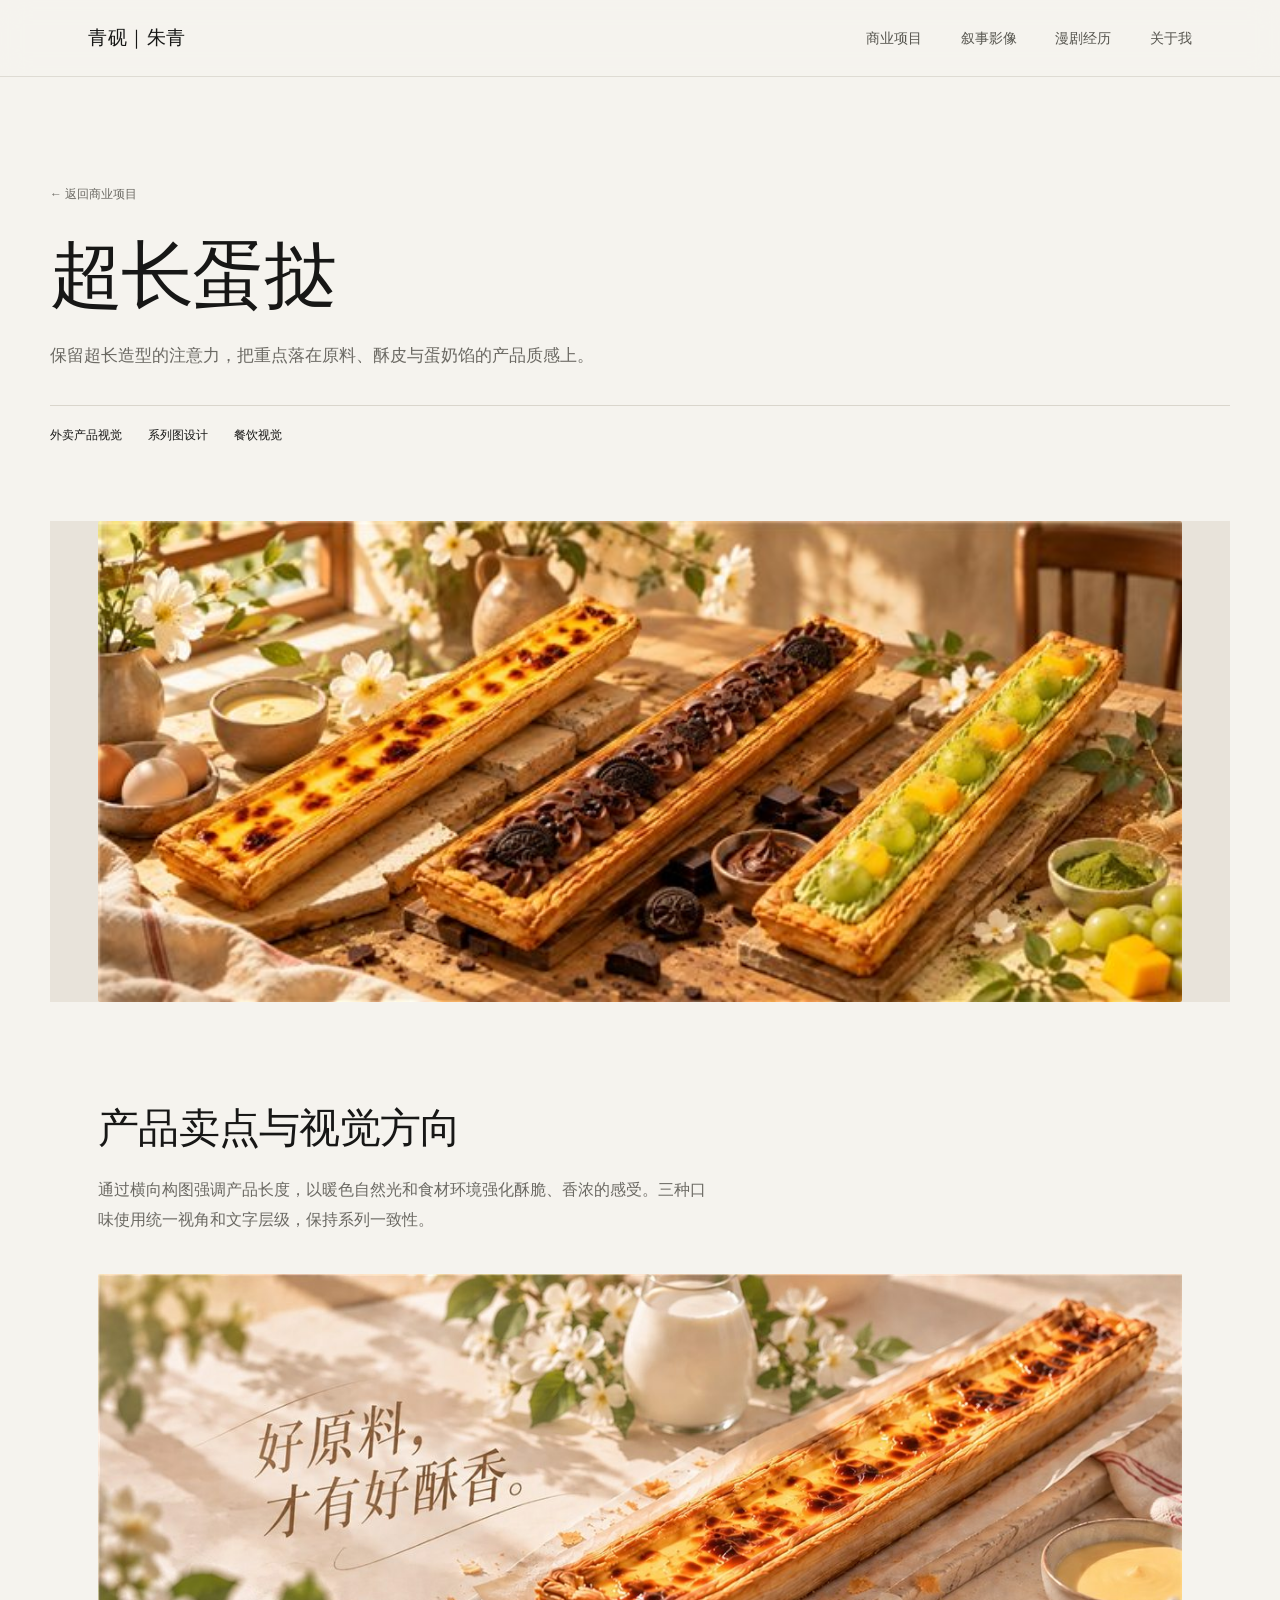
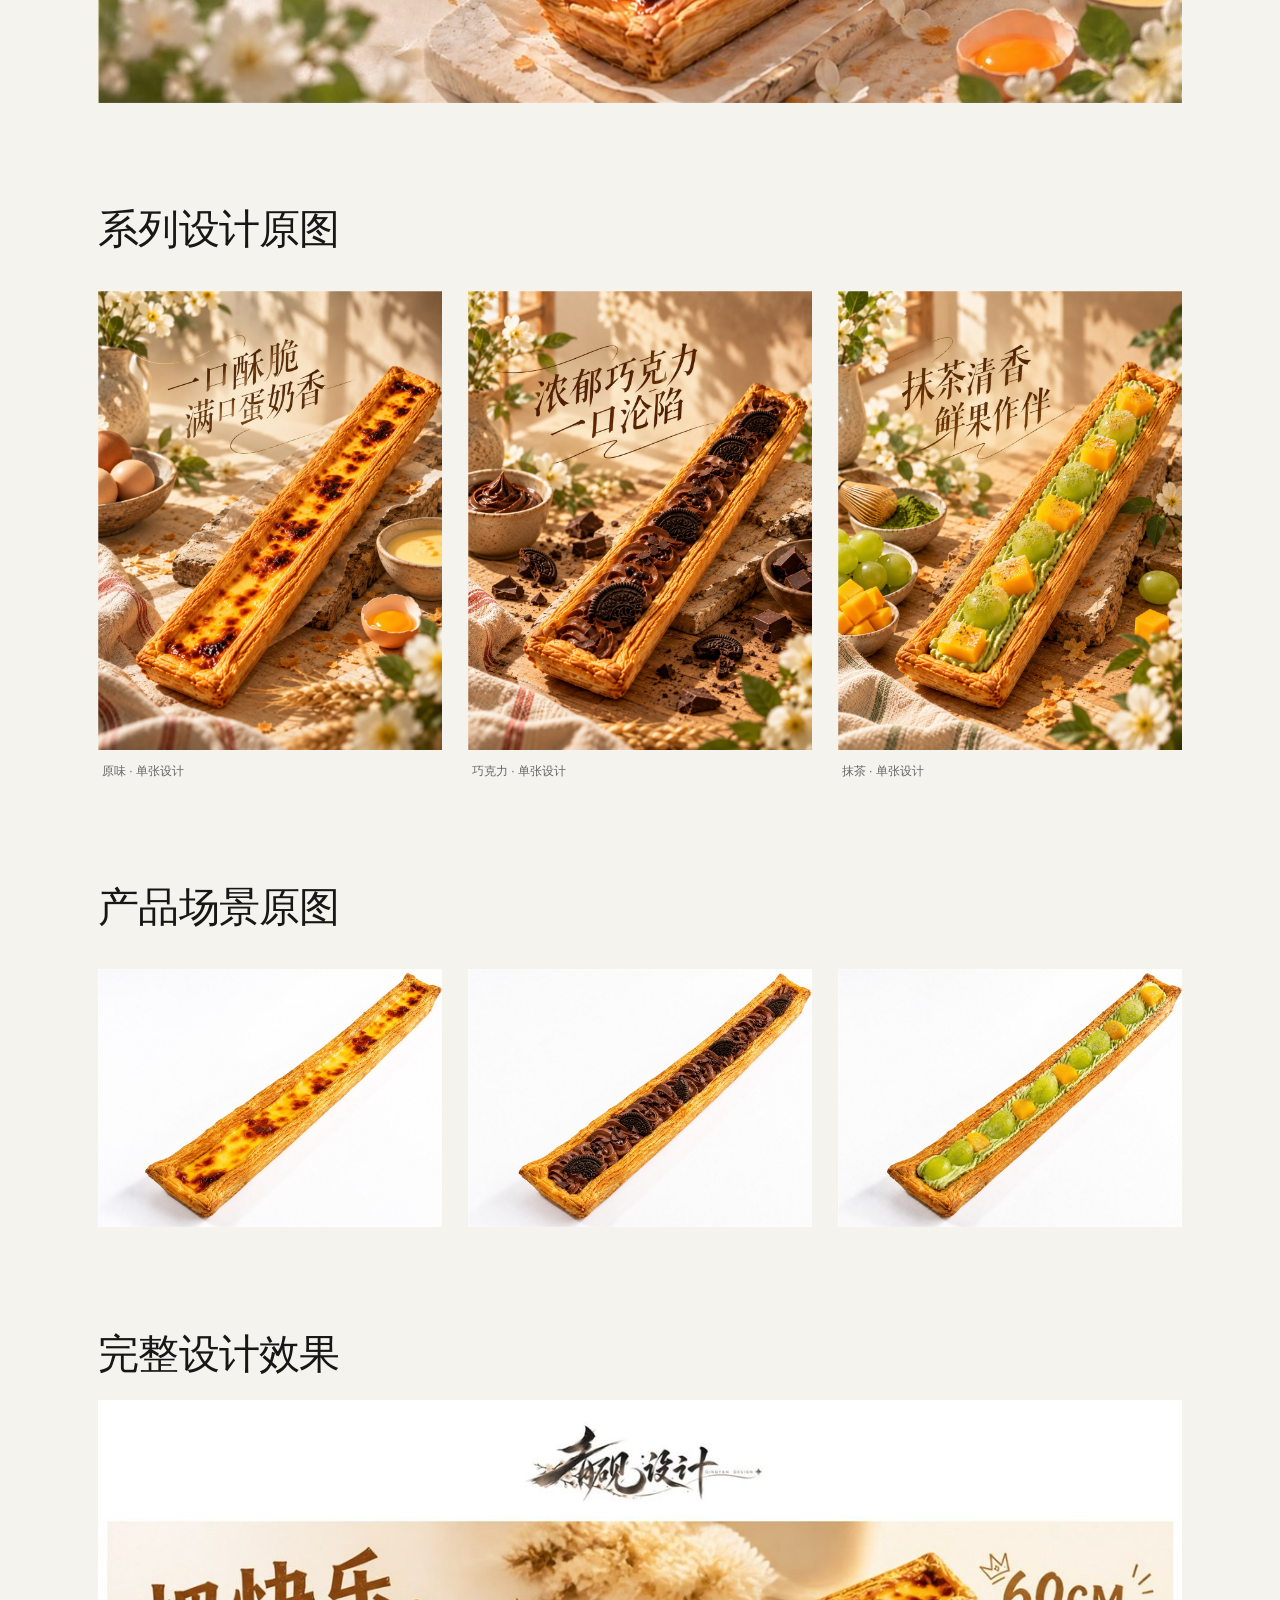
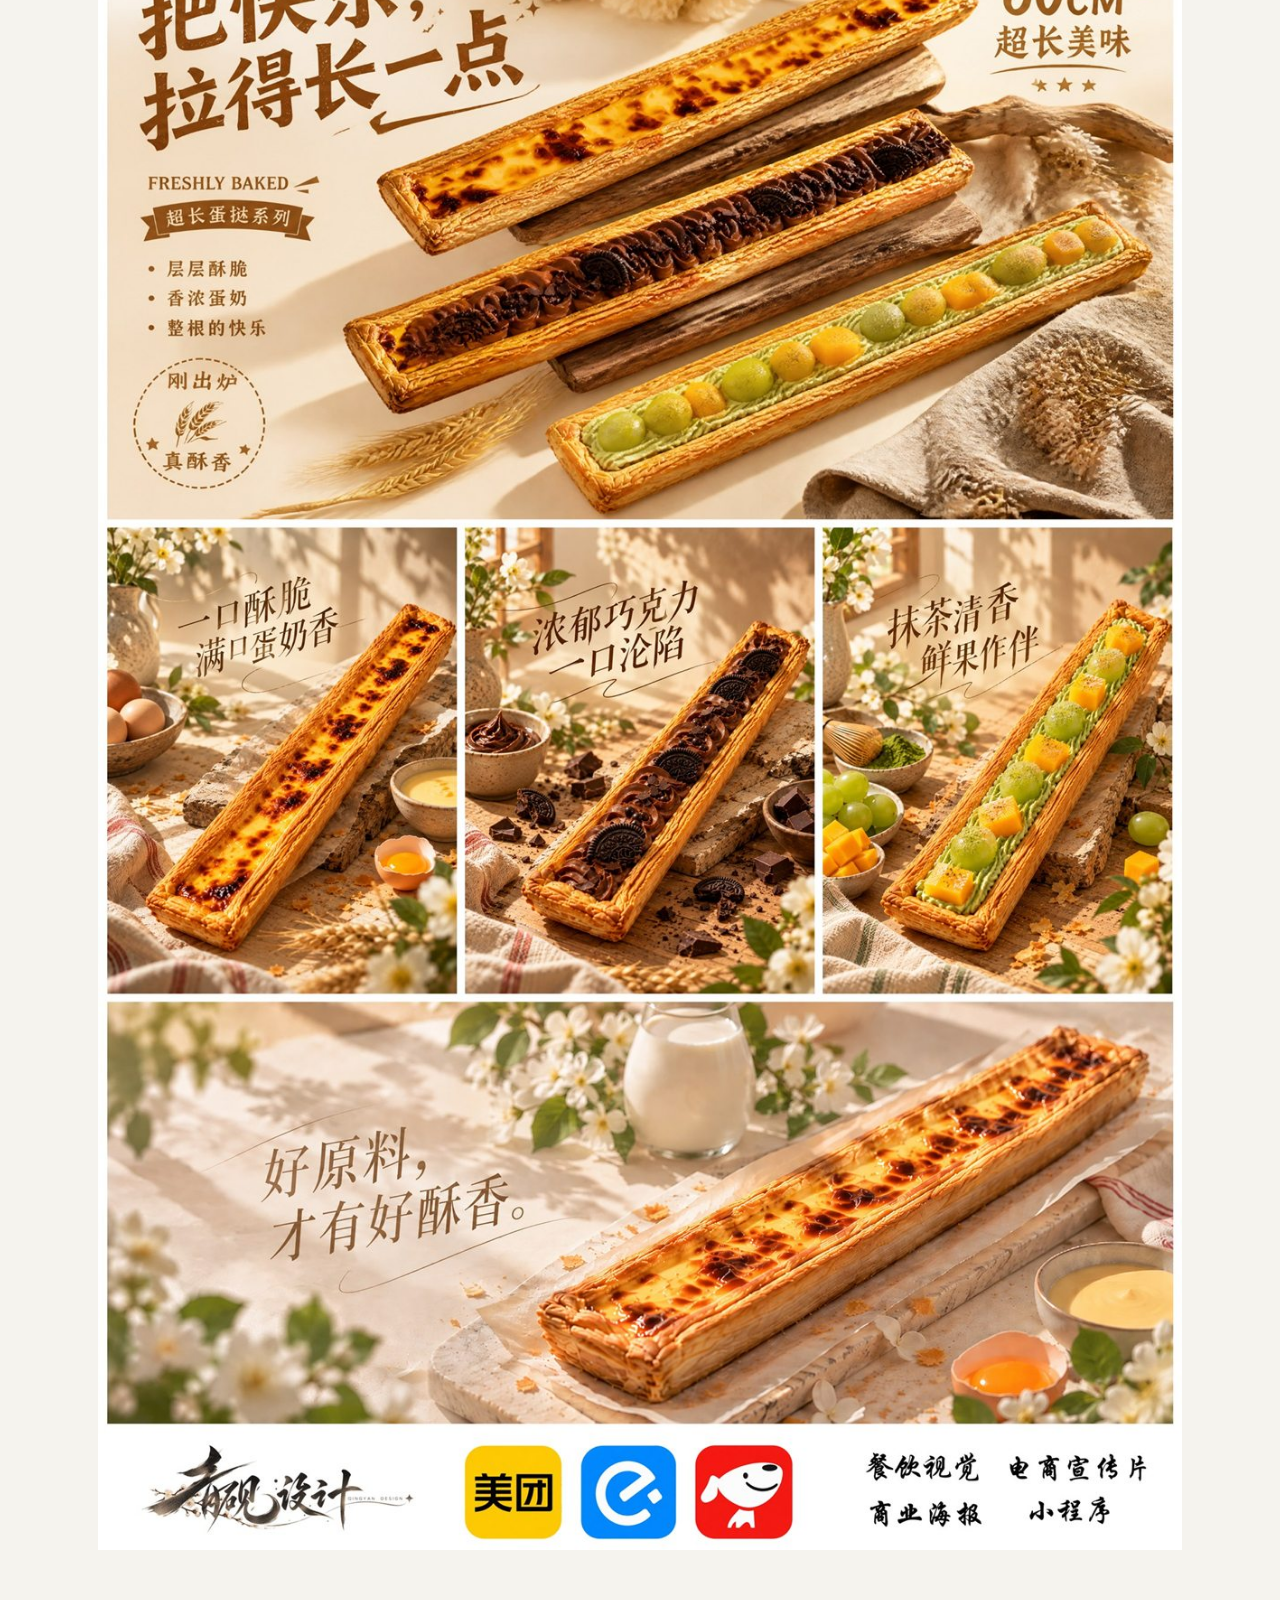
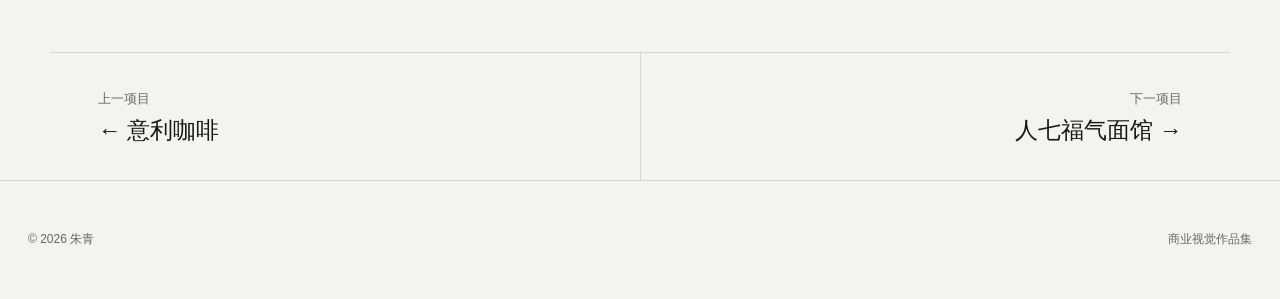
<file: tart.html>
<!doctype html>
<html lang="zh-CN">
<head>
  <meta charset="utf-8">
  <meta name="viewport" content="width=device-width,initial-scale=1">
  <title>超长蛋挞｜朱青商业视觉作品集</title>
  <link rel="stylesheet" href="assets/css/site.css?v=20261020-fixes"><link rel="stylesheet" href="assets/css/final.css?v=20261020-fixes">
</head>
<body>
<header class="site-header"><nav class="nav"><a class="brand" href="index.html">青砚｜朱青</a><button class="menu-btn" aria-label="打开导航">☰</button><div class="nav-links"></div></nav></header>
<main>
  <section class="page-hero"><div class="page-hero-inner">
    <a class="back" href="index.html#work">← 返回商业项目</a>
    <h1>超长蛋挞</h1>
    <p class="page-lead">保留超长造型的注意力，把重点落在原料、酥皮与蛋奶馅的产品质感上。</p>
    <div class="page-meta"><span>外卖产品视觉</span><span>系列图设计</span><span>餐饮视觉</span></div>
  </div></section>
  <section class="cover"><img loading="eager" decoding="async" fetchpriority="high" width="1800" height="800" class="zoomable" src="assets/optimized/tart-trio.jpg" srcset="assets/responsive/tart-trio-640.jpg 640w, assets/responsive/tart-trio-1200.jpg 1200w, assets/optimized/tart-trio.jpg 1800w" sizes="(max-width: 900px) calc(100vw - 40px), 1120px" alt="三种口味超长蛋挞"></section>
  <section class="content">
    <div class="content-block"><h2>产品卖点与视觉方向</h2><p>通过横向构图强调产品长度，以暖色自然光和食材环境强化酥脆、香浓的感受。三种口味使用统一视角和文字层级，保持系列一致性。</p><div class="image-wide"><img loading="lazy" decoding="async" width="1800" height="713" class="zoomable" src="assets/optimized/tart-banner.jpg" srcset="assets/responsive/tart-banner-640.jpg 640w, assets/responsive/tart-banner-1200.jpg 1200w, assets/optimized/tart-banner.jpg 1800w" sizes="(max-width: 900px) calc(100vw - 40px), 1120px" alt="超长蛋挞横版海报"></div></div>
    <div class="content-block"><h2>系列设计原图</h2><div class="image-grid three portrait-grid"><figure><img loading="lazy" decoding="async" width="1086" height="1448" class="zoomable" src="assets/optimized/tart-original-design.jpg" srcset="assets/responsive/tart-original-design-640.jpg 640w, assets/optimized/tart-original-design.jpg 1086w" sizes="(max-width: 900px) calc(100vw - 40px), 1120px" alt="原味蛋挞设计"><figcaption>原味 · 单张设计</figcaption></figure><figure><img loading="lazy" decoding="async" width="1086" height="1448" class="zoomable" src="assets/optimized/tart-chocolate-design.jpg" srcset="assets/responsive/tart-chocolate-design-640.jpg 640w, assets/optimized/tart-chocolate-design.jpg 1086w" sizes="(max-width: 900px) calc(100vw - 40px), 1120px" alt="巧克力蛋挞设计"><figcaption>巧克力 · 单张设计</figcaption></figure><figure><img loading="lazy" decoding="async" width="1086" height="1448" class="zoomable" src="assets/optimized/tart-matcha-design.jpg" srcset="assets/responsive/tart-matcha-design-640.jpg 640w, assets/optimized/tart-matcha-design.jpg 1086w" sizes="(max-width: 900px) calc(100vw - 40px), 1120px" alt="抹茶蛋挞设计"><figcaption>抹茶 · 单张设计</figcaption></figure></div></div>
    <div class="content-block"><h2>产品场景原图</h2><div class="image-grid three"><figure><img loading="lazy" decoding="async" width="1800" height="1350" class="zoomable" src="assets/optimized/tart-original-scene.jpg" srcset="assets/responsive/tart-original-scene-640.jpg 640w, assets/responsive/tart-original-scene-1200.jpg 1200w, assets/optimized/tart-original-scene.jpg 1800w" sizes="(max-width: 900px) calc(100vw - 40px), 1120px" alt="原味产品场景"></figure><figure><img loading="lazy" decoding="async" width="1800" height="1350" class="zoomable" src="assets/optimized/tart-chocolate-scene.jpg" srcset="assets/responsive/tart-chocolate-scene-640.jpg 640w, assets/responsive/tart-chocolate-scene-1200.jpg 1200w, assets/optimized/tart-chocolate-scene.jpg 1800w" sizes="(max-width: 900px) calc(100vw - 40px), 1120px" alt="巧克力产品场景"></figure><figure><img loading="lazy" decoding="async" width="1800" height="1350" class="zoomable" src="assets/optimized/tart-matcha-scene.jpg" srcset="assets/responsive/tart-matcha-scene-640.jpg 640w, assets/responsive/tart-matcha-scene-1200.jpg 1200w, assets/optimized/tart-matcha-scene.jpg 1800w" sizes="(max-width: 900px) calc(100vw - 40px), 1120px" alt="抹茶产品场景"></figure></div></div>
    <div class="content-block showcase"><h2>完整设计效果</h2><img loading="lazy" decoding="async" width="1800" height="2906" class="zoomable" src="assets/optimized/tart-showcase.jpg" srcset="assets/responsive/tart-showcase-640.jpg 640w, assets/responsive/tart-showcase-1200.jpg 1200w, assets/optimized/tart-showcase.jpg 1800w" sizes="(max-width: 900px) calc(100vw - 40px), 1120px" alt="超长蛋挞完整设计展示"></div>
  </section>
  <nav class="project-nav"><a href="illy.html"><small>上一项目</small><strong>← 意利咖啡</strong></a><a href="noodle.html"><small>下一项目</small><strong>人七福气面馆 →</strong></a></nav>
</main>
<footer class="site-footer"><div class="footer-inner"><span>© <span data-year></span> 朱青</span><span>商业视觉作品集</span></div></footer>
<div class="lightbox"><button aria-label="关闭">×</button><img alt="放大查看"></div>
<script src="assets/js/site.js?v=20261020-fixes"></script>
</body>
</html>
</file>
<file: assets/css/site.css>
:root{--ink:#171716;--muted:#6b6963;--paper:#f5f3ee;--white:#fff;--line:#d9d5cc;--red:#ba1f24;--dark:#101010;--max:1360px;--serif:"Songti SC","Noto Serif SC",Georgia,serif;--sans:Inter,"Noto Sans SC","Microsoft YaHei",sans-serif}*{box-sizing:border-box}html{scroll-behavior:smooth}body{margin:0;background:var(--paper);color:var(--ink);font-family:var(--sans);line-height:1.65}img,video{display:block;max-width:100%}a{color:inherit;text-decoration:none}button{font:inherit}.site-header{position:sticky;top:0;z-index:50;background:rgba(245,243,238,.92);backdrop-filter:blur(14px);border-bottom:1px solid rgba(217,213,204,.8)}.nav{max-width:var(--max);height:72px;margin:auto;padding:0 28px;display:flex;align-items:center;justify-content:space-between}.brand{font-family:var(--serif);font-size:18px;letter-spacing:.02em}.nav-links{display:flex;align-items:center;gap:28px;font-size:13px}.nav-links a{color:#57554f}.nav-links a:hover,.nav-links a[aria-current=page]{color:var(--ink)}.menu-btn{display:none;border:0;background:none;font-size:22px}.hero{min-height:calc(100vh - 72px);position:relative;background:var(--dark);color:#fff;overflow:hidden}.hero-media{position:absolute;inset:0}.hero-media img{width:100%;height:100%;object-fit:cover}.hero-media:after{content:"";position:absolute;inset:0;background:linear-gradient(90deg,rgba(0,0,0,.76),rgba(0,0,0,.08) 68%),linear-gradient(0deg,rgba(0,0,0,.5),transparent 46%)}.hero-inner{position:relative;z-index:2;max-width:var(--max);min-height:calc(100vh - 72px);margin:auto;padding:120px 28px 64px;display:flex;flex-direction:column;justify-content:space-between}.eyebrow{font-size:11px;letter-spacing:.2em;text-transform:uppercase}.hero h1{max-width:760px;margin:18px 0 16px;font:500 clamp(46px,7vw,96px)/.98 var(--serif);letter-spacing:-.045em}.hero p{max-width:550px;margin:0;color:#ddd;font-size:16px}.hero-actions{display:flex;gap:12px;margin-top:32px}.btn{display:inline-flex;align-items:center;justify-content:center;min-height:45px;padding:0 18px;border:1px solid currentColor;font-size:13px}.btn.light{background:#fff;color:#111;border-color:#fff}.btn:hover{opacity:.78}.hero-bottom{display:flex;justify-content:space-between;align-items:end;gap:24px}.tags{display:flex;gap:14px;flex-wrap:wrap;color:#ccc;font-size:12px}.scroll-note{font-size:11px;letter-spacing:.16em}.section{padding:110px 28px}.section-inner{max-width:var(--max);margin:auto}.section-head{display:flex;justify-content:space-between;gap:30px;align-items:end;margin-bottom:48px}.section-kicker{font-size:11px;letter-spacing:.18em;text-transform:uppercase;color:var(--red)}.section h2{margin:10px 0 0;font:500 clamp(32px,4vw,58px)/1.08 var(--serif);letter-spacing:-.025em}.section-intro{max-width:520px;margin:0;color:var(--muted)}.project-list{display:grid;gap:80px}.project-card{display:grid;grid-template-columns:minmax(0,1.45fr) minmax(260px,.55fr);gap:34px;align-items:end}.project-card:nth-child(even){grid-template-columns:minmax(260px,.55fr) minmax(0,1.45fr)}.project-card:nth-child(even) .project-media{order:2}.project-media{position:relative;aspect-ratio:16/9;overflow:hidden;background:#ddd}.project-media img{width:100%;height:100%;object-fit:cover;transition:transform .7s ease}.project-card:hover img{transform:scale(1.018)}.project-meta{padding-bottom:12px}.project-num{font-size:12px;color:var(--red)}.project-meta h3{margin:10px 0 12px;font:500 clamp(27px,3vw,44px)/1.05 var(--serif)}.project-meta p{margin:0 0 20px;color:var(--muted)}.text-link{font-size:13px;border-bottom:1px solid;padding-bottom:4px}.dark-section{background:#111;color:#fff}.dark-section .section-intro,.dark-section .project-meta p{color:#aaa}.film-grid{display:grid;grid-template-columns:1.3fr 1fr 1fr;gap:14px}.film-card{position:relative;min-height:420px;overflow:hidden;background:#222}.film-card img{width:100%;height:100%;object-fit:cover;transition:transform .7s}.film-card:hover img{transform:scale(1.025)}.film-card:after{content:"";position:absolute;inset:0;background:linear-gradient(0deg,rgba(0,0,0,.8),transparent 60%)}.film-copy{position:absolute;z-index:2;left:24px;right:24px;bottom:22px}.film-copy span{font-size:10px;letter-spacing:.14em;color:#ccc}.film-copy h3{margin:7px 0 0;font:500 25px var(--serif)}.utility-grid{display:grid;grid-template-columns:1fr 1fr 1fr;gap:18px}.utility-card{min-height:280px;padding:30px;background:#fff;border:1px solid var(--line);display:flex;flex-direction:column;justify-content:space-between}.utility-card b{font-size:11px;color:var(--red);letter-spacing:.14em}.utility-card h3{font:500 28px/1.15 var(--serif);margin:18px 0}.utility-card p{color:var(--muted);font-size:14px}.site-footer{padding:48px 28px;border-top:1px solid var(--line)}.footer-inner{max-width:var(--max);margin:auto;display:flex;justify-content:space-between;gap:20px;color:#666;font-size:12px}.page-hero{padding:100px 28px 70px}.page-hero-inner{max-width:var(--max);margin:auto}.back{font-size:12px;color:var(--muted)}.page-hero h1{max-width:1000px;margin:28px 0 20px;font:500 clamp(46px,7vw,100px)/.96 var(--serif);letter-spacing:-.045em}.page-lead{max-width:700px;color:var(--muted);font-size:17px}.page-meta{display:flex;gap:30px;flex-wrap:wrap;margin-top:38px;padding-top:22px;border-top:1px solid var(--line);font-size:12px}.cover{max-width:var(--max);margin:0 auto 90px;padding:0 28px}.cover img{width:100%;max-height:82vh;object-fit:cover}.video-wrap{position:relative;background:#080808}.video-wrap video{width:100%;max-height:82vh;background:#000}.video-note{padding:12px 0;color:var(--muted);font-size:12px}.content{max-width:1120px;margin:auto;padding:0 28px 110px}.content-block{margin:0 0 90px}.content-block h2{margin:0 0 20px;font:500 clamp(28px,3vw,44px)/1.1 var(--serif)}.content-block>p{max-width:720px;color:var(--muted)}.image-wide{width:100%;margin-top:30px}.image-wide img{width:100%;height:auto}.image-grid{display:grid;grid-template-columns:1fr 1fr;gap:16px;margin-top:30px}.image-grid.three{grid-template-columns:repeat(3,1fr)}.image-grid figure{margin:0;background:#ebe8e1}.image-grid img{width:100%;height:100%;object-fit:cover}.image-grid figcaption{padding:10px 12px;color:#666;font-size:11px;background:var(--paper)}.portrait-grid img{aspect-ratio:3/4}.square-grid img{aspect-ratio:1}.mock-label{display:inline-block;margin:20px 0 0;padding:7px 10px;background:#ede7dc;color:#5a5144;font-size:11px}.showcase img{width:100%;height:auto}.project-nav{display:grid;grid-template-columns:1fr 1fr;border-top:1px solid var(--line)}.project-nav a{padding:32px 28px}.project-nav a:last-child{text-align:right;border-left:1px solid var(--line)}.project-nav small{display:block;color:var(--muted)}.project-nav strong{font:500 22px var(--serif)}.statement{padding:64px;background:#111;color:#fff}.statement p{max-width:850px;margin:0;font:500 clamp(28px,4vw,54px)/1.25 var(--serif)}.process-list{counter-reset:step}.process-step{counter-increment:step;display:grid;grid-template-columns:90px 1fr 1fr;gap:24px;padding:30px 0;border-top:1px solid var(--line)}.process-step:before{content:"0" counter(step);color:var(--red);font-size:12px}.process-step h3{margin:0;font:500 25px var(--serif)}.process-step p{margin:0;color:var(--muted)}.about-grid{display:grid;grid-template-columns:1.2fr .8fr;gap:80px}.contact-list{margin:0;padding:0;list-style:none}.contact-list li{padding:14px 0;border-top:1px solid var(--line);display:flex;justify-content:space-between;gap:20px}.qr{max-width:180px;margin-top:24px}.notice{padding:14px 16px;border-left:3px solid var(--red);background:#eee9df;color:#5d574e;font-size:13px}.lightbox{display:none;position:fixed;inset:0;z-index:100;background:rgba(0,0,0,.92);padding:34px;align-items:center;justify-content:center}.lightbox.open{display:flex}.lightbox img{max-width:95vw;max-height:90vh}.lightbox button{position:absolute;top:18px;right:24px;border:0;background:none;color:#fff;font-size:34px}.zoomable{cursor:zoom-in}.error-message{display:none;padding:24px;color:#fff;background:#511}.error-message.show{display:block}@media(max-width:900px){.nav{height:62px;padding:0 18px}.menu-btn{display:block}.nav-links{display:none;position:absolute;top:62px;left:0;right:0;padding:20px;background:var(--paper);border-bottom:1px solid var(--line);flex-direction:column;align-items:flex-start}.nav-links.open{display:flex}.hero,.hero-inner{min-height:calc(100svh - 62px)}.hero-inner{padding:82px 20px 32px}.hero h1{font-size:50px}.hero-bottom{align-items:flex-start;flex-direction:column}.section{padding:72px 20px}.section-head{display:block}.section-intro{margin-top:20px}.project-card,.project-card:nth-child(even){grid-template-columns:1fr;gap:18px}.project-card:nth-child(even) .project-media{order:0}.film-grid{grid-template-columns:1fr}.film-card{min-height:330px}.utility-grid{grid-template-columns:1fr}.page-hero{padding:66px 20px 48px}.page-hero h1{font-size:54px}.cover{padding:0 20px;margin-bottom:60px}.content{padding:0 20px 80px}.image-grid,.image-grid.three{grid-template-columns:1fr}.statement{padding:42px 24px}.process-step{grid-template-columns:48px 1fr}.process-step p{grid-column:2}.about-grid{grid-template-columns:1fr;gap:40px}.project-nav a{padding:24px 20px}.footer-inner{display:block}.footer-inner span{display:block;margin-top:8px}}
</file>
<file: assets/css/final.css>
body.dark-section .site-header{color:var(--ink)}
.project-media,.cover,.image-wide,.image-grid figure,.showcase,.vertical-video-card{background:#e8e3da}
.hero-media,.film-card{background:#171512}
.video-wrap video{width:100%;height:auto;max-height:none;aspect-ratio:16/9;object-fit:contain}
.showcase{background:transparent}
.brand,.nav-links a,.text-link,.btn,.project-card,.film-card,.project-nav a,.vertical-video-card{transition:color .45s ease,background-color .45s ease,border-color .45s ease,box-shadow .55s ease,transform .55s cubic-bezier(.2,.7,.2,1),opacity .45s ease}
.project-media img,.film-card img{transition:transform .7s cubic-bezier(.2,.7,.2,1),filter .7s ease}
.project-media{aspect-ratio:auto;background:transparent}
.project-media img{width:100%;height:auto;object-fit:contain}
.project-card:hover .project-media{box-shadow:0 22px 60px rgba(38,30,19,.14)}
.project-card:hover .project-media img,.film-card:hover img{transform:scale(1.018);filter:brightness(1.045)}
.project-card:hover h3,.text-link:hover,.nav-links a:hover{color:var(--red)}
.text-link{position:relative;display:inline-flex;gap:8px;padding-bottom:5px}
.text-link:after{content:"";position:absolute;left:0;bottom:0;width:100%;height:1px;background:currentColor;transform:scaleX(0);transform-origin:left;transition:transform .45s ease}
.text-link:hover{transform:translateX(3px)}
.text-link:hover:after{transform:scaleX(1)}
.nav-links a{position:relative}
.nav-links a:after{content:"";position:absolute;left:50%;bottom:-10px;width:4px;height:4px;border-radius:50%;background:var(--red);transform:translateX(-50%) scale(0);transition:transform .35s ease}
.nav-links a:hover:after,.nav-links a[aria-current=page]:after{transform:translateX(-50%) scale(1)}
.btn:hover{opacity:1;transform:translateY(-2px);box-shadow:0 10px 28px rgba(0,0,0,.12)}
.film-card{aspect-ratio:16/9;min-height:0;border-radius:4px;background:#171512}
.film-card img{position:absolute;inset:0;object-fit:contain}
.film-copy p{margin:8px 0 0;max-width:390px;color:#ddd;font-size:13px;line-height:1.55}
.film-copy small{display:block;margin-top:10px;color:#dcc4a6;font-size:11px;line-height:1.45}
.film-card:hover .film-copy{transform:translateY(-3px)}
.film-copy{transition:transform .5s ease}
.section-action{margin-top:32px}
.films-list{padding-top:0}
.films-list .film-grid{grid-template-columns:repeat(2,minmax(0,1fr))}
.films-list .film-card{aspect-ratio:16/10}
.cover img{height:auto;max-height:none;object-fit:contain}
.image-grid figure{min-width:0}
.image-grid img{height:auto;object-fit:contain}
.image-grid.square-grid img,.square-grid img{aspect-ratio:1;object-fit:cover}
.image-grid.portrait-grid img,.portrait-grid img{aspect-ratio:3/4;object-fit:cover}
.award-list{display:flex;flex-wrap:wrap;gap:10px;margin-top:28px}
.award-list span{padding:9px 13px;border:1px solid var(--line);border-radius:999px;color:#5f574d;font-size:12px;background:rgba(255,255,255,.45)}
.project-summary{max-width:780px;margin:0;font:500 clamp(24px,3vw,40px)/1.45 var(--serif)}
.drama-feature{background:#ece6dc}
.drama-layout{display:grid;grid-template-columns:minmax(260px,380px) minmax(0,1fr);gap:clamp(48px,8vw,120px);align-items:center}
.vertical-video-card{position:relative;width:100%;max-width:360px;aspect-ratio:9/16;margin:auto;border-radius:24px;overflow:hidden;background:#171512;box-shadow:0 24px 70px rgba(44,35,24,.17)}
.vertical-video-card:hover{transform:translateY(-5px);box-shadow:0 32px 86px rgba(44,35,24,.24)}
.vertical-video-card video{width:100%;height:100%;object-fit:cover;background:#e6dfd4;cursor:pointer}
.vertical-video-card video:focus-visible{outline:2px solid #a6322b;outline-offset:-5px}
.play-cue{position:absolute;left:50%;bottom:24px;transform:translateX(-50%);padding:9px 15px;border-radius:999px;background:rgba(246,242,234,.82);backdrop-filter:blur(12px);color:#332d27;font-size:12px;white-space:nowrap;pointer-events:none;opacity:.72;transition:opacity .4s ease,transform .4s ease}
.vertical-video-card:hover .play-cue{opacity:1;transform:translateX(-50%) translateY(-3px)}
.vertical-video-card.is-playing .play-cue{opacity:0}
.drama-copy h2{margin:0 0 26px;font:500 clamp(38px,5vw,68px)/1.05 var(--serif)}
.drama-copy p{max-width:680px;color:var(--muted);font-size:16px}
.compact-steps{display:flex;flex-wrap:wrap;gap:10px;margin-top:30px}
.compact-steps span{padding:8px 13px;border-radius:999px;background:#eee8de;color:#5f574e;font-size:12px}
.drama-detail{max-width:1180px}
.about-teaser p{max-width:760px;color:var(--muted);font-size:17px}
.project-nav a:hover{background:#ebe6dc}
.project-nav a:first-child:hover{transform:translateX(-3px)}
.project-nav a:last-child:hover{transform:translateX(3px)}
@media(max-width:900px){.film-card{aspect-ratio:16/9}.films-list .film-grid{grid-template-columns:1fr}.films-list .film-card{aspect-ratio:16/9}.hero h1{max-width:340px;font-size:clamp(40px,12vw,48px);line-height:1.02}.hero p{max-width:330px}.hero-actions{flex-wrap:wrap}.drama-layout{grid-template-columns:1fr;gap:44px}.vertical-video-card{max-width:300px;border-radius:20px}.drama-copy{text-align:left}.award-list{display:grid}.film-copy p{font-size:12px}}

/* 2026-10-20 typography and spacing refinement */
:root{--reading:38em;--content:1180px;--space-section:clamp(76px,8vw,124px);--space-block:clamp(72px,8vw,116px)}
html{font-size:16px}
body{font-size:1rem;line-height:1.75;text-rendering:optimizeLegibility;-webkit-font-smoothing:antialiased}
h1,h2,h3,.project-nav strong{line-break:strict;text-wrap:balance;word-break:normal;overflow-wrap:normal}
p,.page-lead,.section-intro,.film-copy small{line-break:strict;text-wrap:pretty;word-break:normal;overflow-wrap:break-word}
.nav{max-width:var(--content);height:76px;padding-inline:clamp(22px,3vw,40px)}
.nav-links{gap:clamp(24px,3vw,40px);font-size:14px}
.brand{font-size:19px;white-space:nowrap}
.page-hero{padding:clamp(76px,8vw,116px) clamp(22px,4vw,48px) clamp(54px,6vw,84px)}
.page-hero-inner{max-width:var(--content)}
.page-hero h1{max-width:12em;margin:30px 0 24px;font-size:clamp(44px,5.7vw,78px);line-height:1.08;letter-spacing:-.025em}
.page-hero h1 br{display:none}
.page-lead{max-width:var(--reading);margin:0;font-size:clamp(16px,1.35vw,19px);line-height:1.8}
.page-meta{gap:12px 26px;margin-top:34px;padding-top:20px;line-height:1.5}
.cover{max-width:var(--content);margin:0 auto var(--space-section);padding-inline:clamp(22px,4vw,48px)}
.cover img{max-height:none;border-radius:2px}
.content{max-width:var(--content);padding:0 clamp(22px,4vw,48px) var(--space-section)}
.content-block{margin-bottom:var(--space-block)}
.content-block:last-child{margin-bottom:0}
.content-block h2{max-width:14em;margin:0 0 22px;font-size:clamp(30px,3.2vw,46px);line-height:1.18;letter-spacing:-.018em}
.content-block>p{max-width:var(--reading);margin:0 0 34px;font-size:16px;line-height:1.9}
.image-wide{margin-top:38px}
.image-grid{gap:clamp(18px,2vw,28px);margin-top:38px;align-items:start}
.image-grid figure{background:transparent}
.image-grid img,.image-wide img,.showcase>img{width:100%;height:auto;background:#e9e5dc}
.image-grid figcaption{padding:12px 4px 0;background:transparent;font-size:12px;line-height:1.5}
.mock-label{margin:0 0 18px;padding:8px 12px;border-radius:999px}
.showcase>p{margin-bottom:34px}
.notice{max-width:var(--reading);margin-top:30px;padding:16px 18px;line-height:1.75}
.project-nav{max-width:var(--content);margin-inline:auto}
.project-nav a{padding:34px clamp(22px,4vw,48px)}
.project-nav strong{display:block;margin-top:5px;font-size:clamp(18px,2vw,23px);line-height:1.35}
.section{padding:var(--space-section) clamp(22px,4vw,48px)}
.section-inner{max-width:var(--content)}
.section-head{margin-bottom:clamp(38px,5vw,58px)}
.section-intro{max-width:34em;font-size:16px;line-height:1.8}
.project-list{gap:clamp(68px,8vw,112px)}
.project-card{gap:clamp(28px,4vw,56px)}
.project-meta h3{max-width:9em;line-height:1.15;text-wrap:balance}
.project-meta p{max-width:30em;line-height:1.85;text-wrap:pretty}
.film-copy{left:clamp(18px,2vw,28px);right:clamp(18px,2vw,28px);bottom:clamp(18px,2vw,28px)}
.film-copy h3{line-height:1.2}
.film-grid,.film-card,.film-copy{min-width:0}
.film-card{width:100%}
.film-copy p,.film-copy small{max-width:100%;overflow-wrap:anywhere}
.about-teaser p,.drama-copy p{max-width:38em;line-height:1.85;text-wrap:pretty}
@media(max-width:900px){
  .nav{height:64px;padding-inline:20px}.nav-links{top:64px;gap:18px;padding:24px 20px}
  .page-hero{padding:64px 20px 44px}.page-hero h1{max-width:10em;margin:24px 0 20px;font-size:clamp(38px,12vw,54px);line-height:1.1}
  .page-lead{font-size:16px;line-height:1.8}.cover{padding-inline:20px;margin-bottom:72px}.content{padding-inline:20px;padding-bottom:80px}
  .content-block{margin-bottom:76px}.content-block h2{margin-bottom:18px;font-size:clamp(29px,9vw,40px)}.content-block>p{margin-bottom:28px;line-height:1.85}
  .image-grid,.image-grid.three{gap:30px;margin-top:30px}.image-grid figure+figure{margin-top:0}.image-wide{margin-top:30px}
  .section{padding:78px 20px}.section-head{margin-bottom:34px}.section h2{font-size:clamp(32px,10vw,44px);line-height:1.16}
  .project-list{gap:72px}.project-meta{padding:4px 0 0}.project-meta h3{margin-bottom:12px;font-size:clamp(28px,8vw,36px)}.project-meta p{margin-bottom:18px;line-height:1.8}
  .film-card{min-height:0}.project-nav a{padding:26px 20px}
}
@media(max-width:420px){
  .hero p{text-shadow:0 1px 10px rgba(0,0,0,.58)}
  .hero h1{max-width:7.5em;font-size:clamp(40px,12vw,48px);line-height:1.08;letter-spacing:-.02em}.hero p{line-height:1.8;text-wrap:pretty}
  .page-meta{gap:9px 18px}.image-grid,.image-grid.three{grid-template-columns:1fr}
}
</file>
